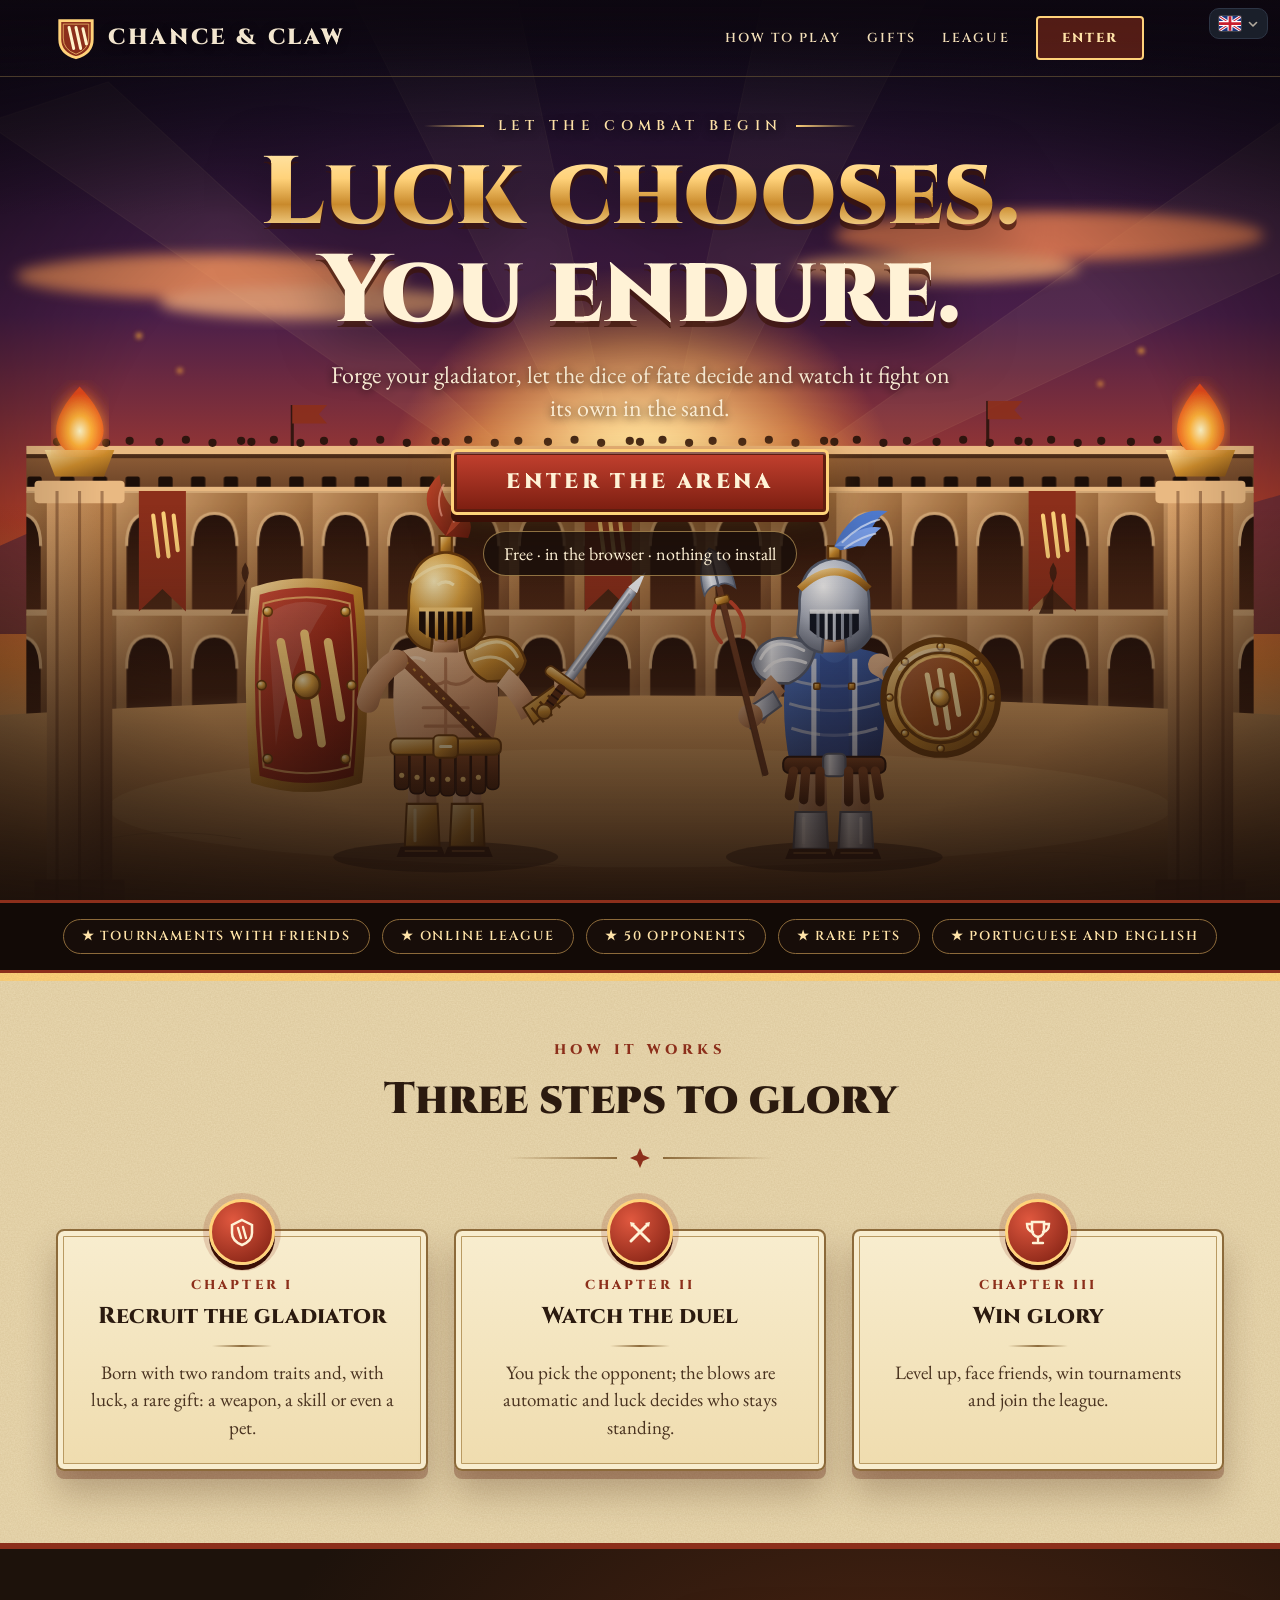
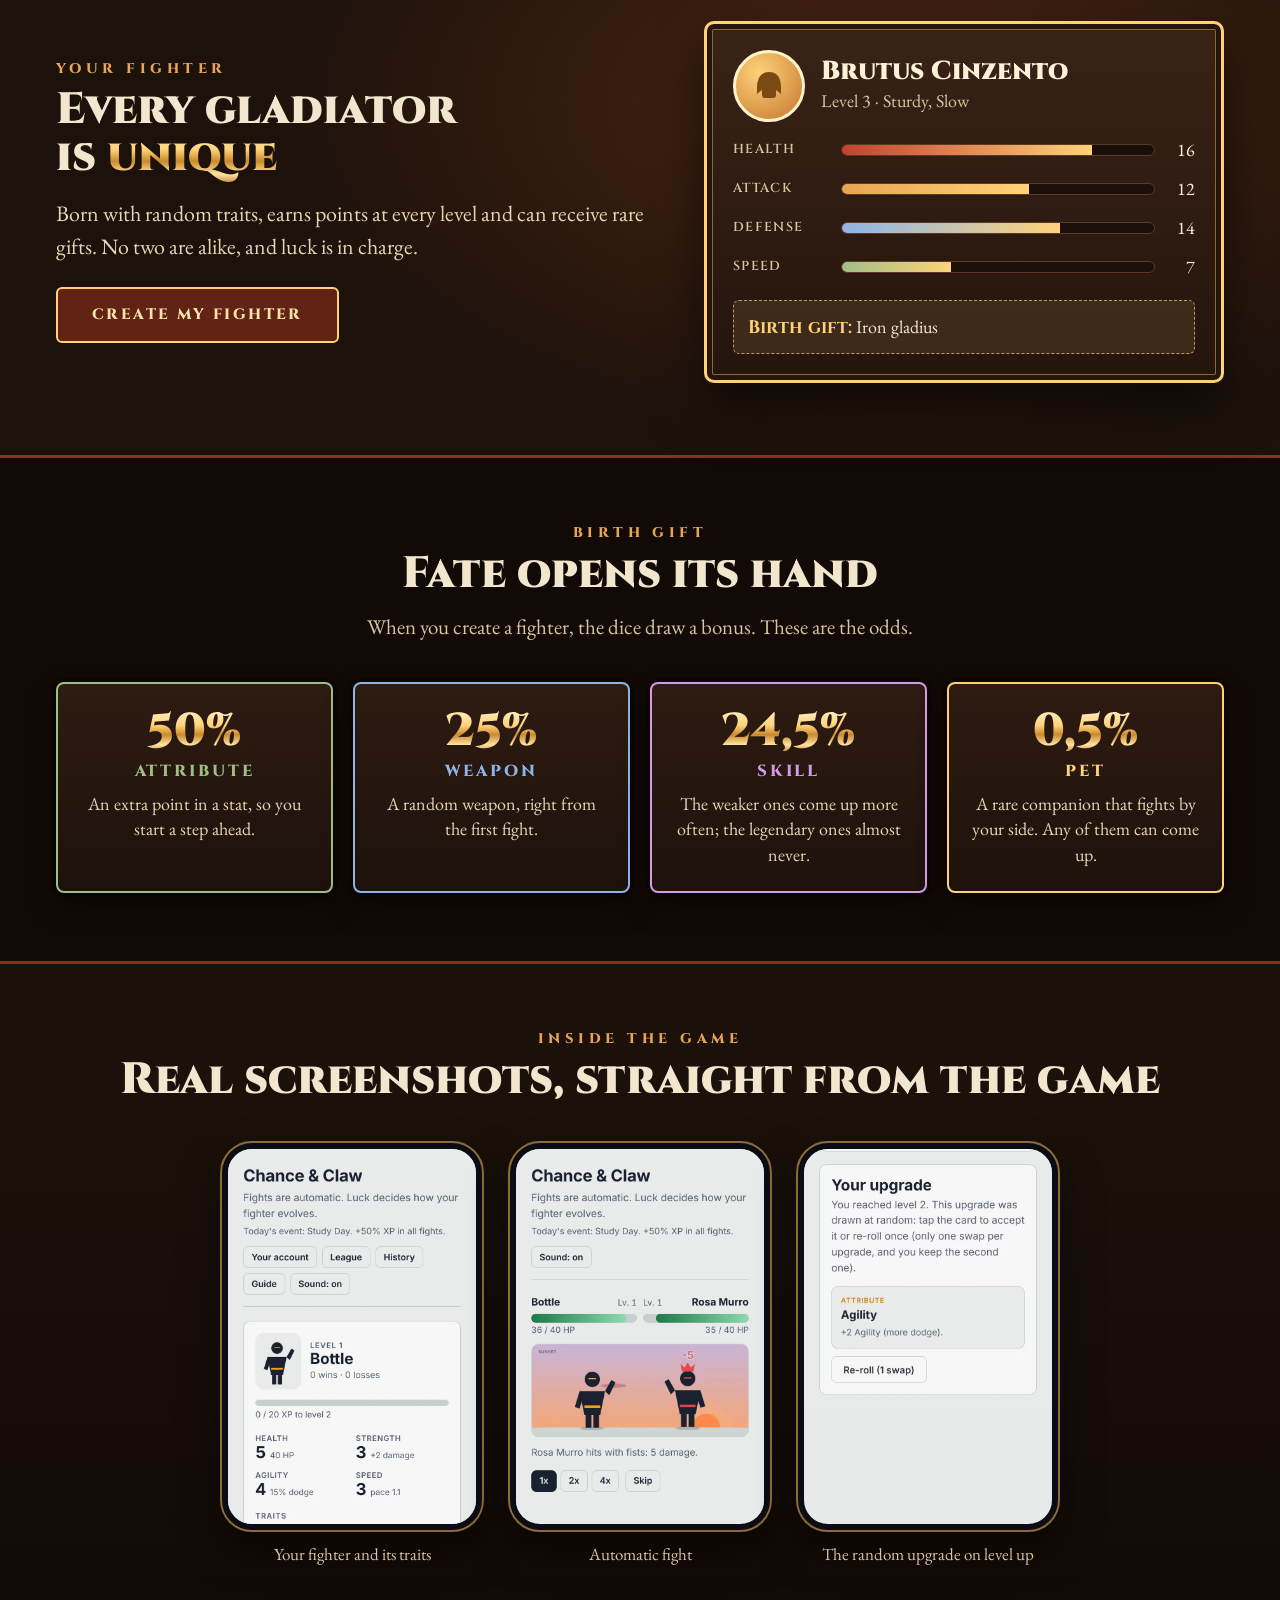
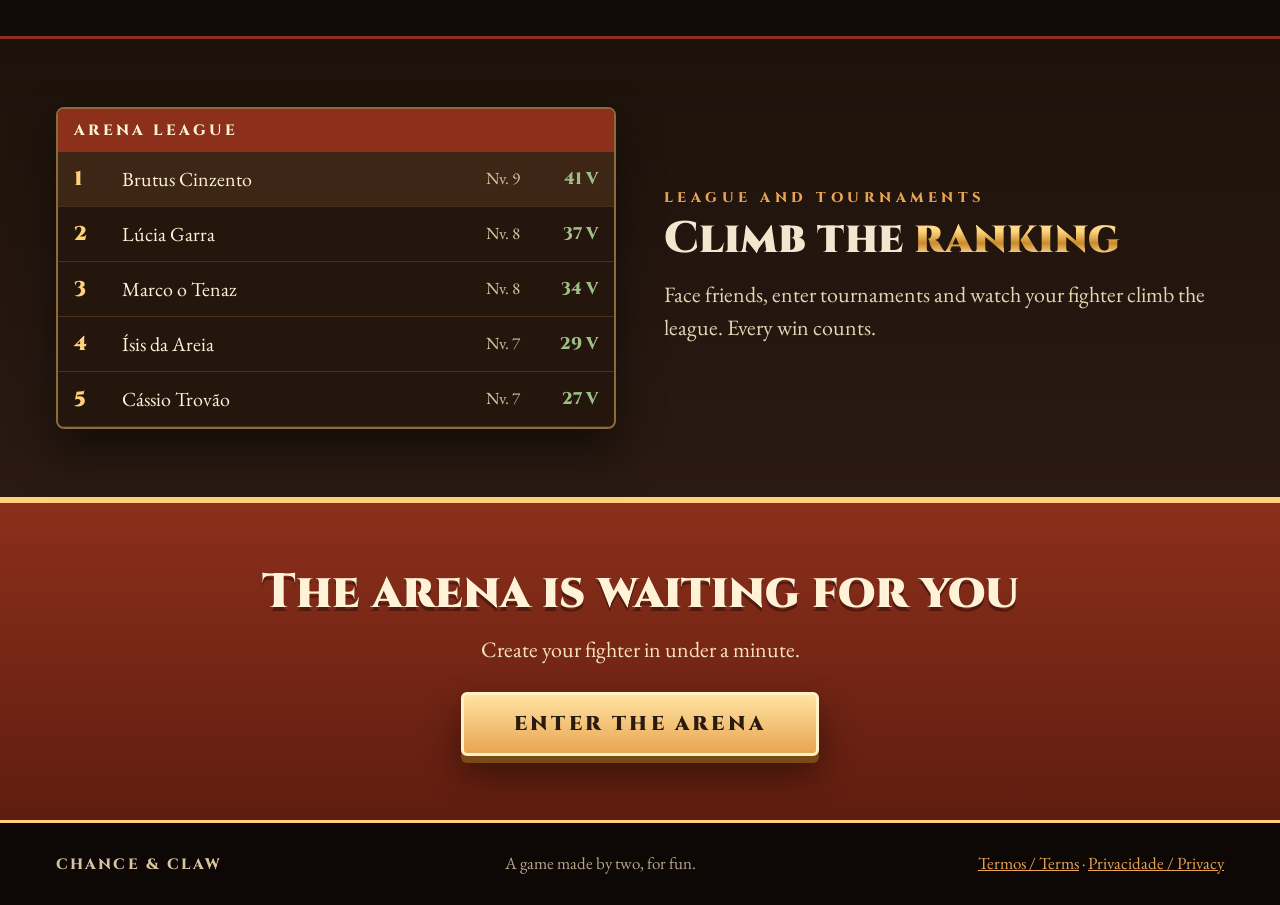
<file: index.html>
<!doctype html><html lang="pt-PT"><head><meta charset="utf-8"><meta name="viewport" content="width=device-width,initial-scale=1,viewport-fit=cover"><meta name="theme-color" content="#11141b"><link rel="icon" href="data:image/svg+xml,%3Csvg xmlns='http://www.w3.org/2000/svg' viewBox='0 0 32 32'%3E%3Crect width='32' height='32' rx='7' fill='%2312161f'/%3E%3Cg fill='none' stroke='%23f5a524' stroke-width='3.4' stroke-linecap='round'%3E%3Cpath d='M9 6l8 21'/%3E%3Cpath d='M16 6l8 21' opacity='.7'/%3E%3C/g%3E%3C/svg%3E"><style>:root{color-scheme:light;padding-top:env(safe-area-inset-top,0px);padding-bottom:env(safe-area-inset-bottom,0px)}body{margin:0;font:14px system-ui,sans-serif}img{max-width:100%}[hidden]{display:none!important}</style><title>Chance & Claw</title>
<meta name="description" content="Cria um lutador, deixa a sorte decidir como evolui e vê-o combater sozinho.">
<link rel="stylesheet" href="/fonts/fonts.css">
<style>
:root{--ink:#f3e6cf;--gold:#ffd27a;--gold2:#e8a553;--red:#8c2f1b;--dark:#1a0f0a;--parch:#e9d8b0;color-scheme:dark}
*{box-sizing:border-box}
body{margin:0;background:var(--dark);color:var(--ink);font:18px/1.5 "EB Garamond",Georgia,serif;-webkit-text-size-adjust:100%;overflow-x:hidden}
a{color:var(--gold2)}
.cz{font-family:Cinzel,Georgia,serif}
.foil{background:linear-gradient(180deg,#fff2c9 0%,#ffd27a 38%,#c98a2c 58%,#ffe3a1 80%,#b8741c 100%);-webkit-background-clip:text;background-clip:text;color:transparent;-webkit-text-fill-color:transparent}
.in{max-width:1200px;margin:0 auto;padding-left:max(16px,env(safe-area-inset-left,0px));padding-right:max(16px,env(safe-area-inset-right,0px))}
h1,h2,h3{font-family:Cinzel,Georgia,serif;margin:0;text-wrap:balance}
.eyebrow{font:800 14px/1 Cinzel,serif;letter-spacing:.32em;text-transform:uppercase;color:var(--gold2)}
.hero{position:relative;min-height:900px;overflow:hidden;background:#1b1230}
.scene{position:absolute;inset:0;width:100%;height:100%}
.shade{position:absolute;inset:0;background:linear-gradient(180deg,rgba(13,7,16,.85) 0%,rgba(13,7,16,0) 24%,rgba(13,7,16,0) 56%,rgba(26,15,10,.9) 100%)}
.nav{position:relative;background:linear-gradient(180deg,rgba(13,7,16,.75),rgba(13,7,16,0));border-bottom:1px solid rgba(255,210,122,.25)}
.nav .in{display:flex;align-items:center;justify-content:space-between;gap:16px;flex-wrap:wrap;padding-block:16px;padding-right:96px}
.logo{display:flex;align-items:center;gap:12px;font:900 22px/1 Cinzel,serif;letter-spacing:.12em;text-transform:uppercase;text-shadow:0 2px 8px rgba(0,0,0,.6);color:var(--ink);text-decoration:none}
.nav .l{display:flex;align-items:center;gap:26px;flex-wrap:wrap}
.nav a.t{color:#f3dfb8;text-decoration:none;font:600 13px/1 Cinzel,serif;letter-spacing:.16em;text-transform:uppercase}
.nav a.t:hover{color:var(--gold)}
.btn2{display:inline-flex;align-items:center;min-height:44px;padding:0 24px;border:2px solid var(--gold);background:rgba(140,47,27,.55);color:#ffe3a8;text-decoration:none;font:800 13px/1 Cinzel,serif;letter-spacing:.16em;text-transform:uppercase;border-radius:4px}
.btn2:hover{background:rgba(140,47,27,.85);color:#fff2d6}
.btn2:focus-visible,.cta a:focus-visible,.cta2:focus-visible{outline:3px solid #fff;outline-offset:3px}
.hc{position:relative;max-width:1000px;margin:0 auto;padding:30px max(16px,env(safe-area-inset-left,0px)) 40px;text-align:center}
.hc .eyebrow{display:inline-flex;align-items:center;gap:14px;font-weight:600;letter-spacing:.38em;color:#ffe3a8;text-shadow:0 2px 8px rgba(0,0,0,.7)}
.hc .eyebrow:before,.hc .eyebrow:after{content:"";width:60px;height:2px;background:linear-gradient(90deg,transparent,var(--gold))}
.hc .eyebrow:after{transform:scaleX(-1)}
.hc h1{margin-top:12px;font-weight:900;font-size:clamp(44px,8.4vw,96px);line-height:1.02;filter:drop-shadow(0 6px 0 rgba(60,20,8,.7)) drop-shadow(0 12px 28px rgba(0,0,0,.6))}
.hc h1 span.w{display:block;color:#fff2d6}
.hc p.lead{margin:16px auto 0;max-width:620px;font-size:clamp(19px,2.6vw,24px);line-height:1.4;color:#fbeed6;text-shadow:0 2px 10px rgba(0,0,0,.85)}
.cta{margin-top:24px;display:flex;flex-direction:column;align-items:center;gap:16px}
.cta a{display:inline-flex;align-items:center;min-height:66px;padding:0 clamp(28px,6vw,52px);background:linear-gradient(180deg,#c4412f 0%,#7a1d10 100%);color:#fff2d6;border-radius:6px;border:3px solid var(--gold);font:900 clamp(17px,3vw,21px)/1 Cinzel,serif;letter-spacing:.16em;text-transform:uppercase;text-decoration:none;box-shadow:inset 0 2px 0 rgba(255,255,255,.3),inset 0 0 0 3px #5f1d0f,0 7px 0 #3b0f06,0 0 40px rgba(255,160,60,.35),0 18px 36px rgba(0,0,0,.55);transition:transform .12s,box-shadow .12s}
.cta a:hover{transform:translateY(2px);box-shadow:inset 0 2px 0 rgba(255,255,255,.3),inset 0 0 0 3px #5f1d0f,0 5px 0 #3b0f06,0 0 50px rgba(255,160,60,.5),0 14px 30px rgba(0,0,0,.55)}
.pill1{display:inline-block;padding:8px 20px;border-radius:999px;background:rgba(26,15,10,.82);border:1px solid rgba(255,210,122,.5);font-size:18px;color:#fff2d6}
.strip{background:#120a06;border-block:3px solid var(--red)}
.strip .in{display:flex;flex-wrap:wrap;gap:12px;justify-content:center;padding-block:16px}
.strip span{display:inline-flex;padding:10px 18px;background:rgba(26,15,10,.7);border:1px solid #8c6a3a;border-radius:999px;font:600 13px/1 Cinzel,serif;letter-spacing:.14em;text-transform:uppercase;color:#ffe3a8}
.parch{position:relative;background:var(--parch);color:#2b1a0f;box-shadow:inset 0 8px 0 var(--gold)}
.parch>svg{position:absolute;inset:0;width:100%;height:100%;pointer-events:none}
.parch .in{position:relative;padding-block:70px 72px}
.parch .eyebrow{color:var(--red)}
.hd{text-align:center}
.hd h2{margin-top:10px;font-weight:900;font-size:clamp(30px,5vw,44px)}
.orn{display:flex;justify-content:center;align-items:center;gap:12px;margin-top:14px}
.orn i{width:110px;height:2px;background:linear-gradient(90deg,transparent,#8c6a3a)}
.orn i+svg+i{transform:scaleX(-1)}
.cards{display:flex;flex-wrap:wrap;gap:34px 26px;margin-top:60px}
.card{position:relative;flex:1 1 280px;min-width:0;background:linear-gradient(180deg,#f8edcf,#efdcae);border:2px solid #8c6a3a;border-radius:8px;padding:48px 26px 28px;box-shadow:inset 0 0 0 5px #f8edcf,inset 0 0 0 6px #b99a62,0 8px 0 rgba(95,29,15,.3),0 22px 34px rgba(60,30,10,.28);text-align:center}
.card .seal{position:absolute;left:50%;top:-32px;transform:translateX(-50%);width:66px;height:66px;border-radius:50%;background:radial-gradient(circle at 35% 30%,#e0583f,#7a1d10);border:3px solid var(--gold);display:flex;align-items:center;justify-content:center;box-shadow:0 5px 0 #3b0f06,0 0 0 6px rgba(140,47,27,.18)}
.card .n{font:800 13px/1 Cinzel,serif;letter-spacing:.24em;color:var(--red)}
.card h3{margin:8px 0 10px;font-weight:800;font-size:23px}
.card hr{border:0;margin:0 auto 12px;width:60px;height:2px;background:linear-gradient(90deg,transparent,#8c6a3a,transparent)}
.card p{margin:0;font-size:19px;line-height:1.45;color:#4a3320}
.fighter{background:radial-gradient(900px 500px at 70% 30%,#4a2412 0%,#1d120b 70%);border-top:6px solid var(--red)}
.fighter .in{padding-block:72px;display:flex;flex-wrap:wrap;gap:48px;align-items:center}
.fighter .tx{flex:1 1 360px;min-width:0}
.fighter h2,.sec h2,.liga h2{margin-top:10px;font-weight:900;font-size:clamp(30px,5vw,44px);line-height:1.08}
.fighter p,.liga p{margin:16px 0 0;font-size:22px;line-height:1.5;color:#e6d4b4}
.cta2{display:inline-flex;align-items:center;min-height:56px;margin-top:24px;padding:0 34px;border:2px solid var(--gold);border-radius:6px;background:rgba(140,47,27,.6);color:#ffe3a8;text-decoration:none;font:800 15px/1 Cinzel,serif;letter-spacing:.16em;text-transform:uppercase}
.cta2:hover{background:rgba(140,47,27,.9);color:#fff2d6}
.sheet{flex:1 1 380px;min-width:0;max-width:520px;margin:0 auto;background:linear-gradient(180deg,#3a2216,#24150d);border:3px solid var(--gold);border-radius:10px;padding:26px;box-shadow:inset 0 0 0 5px #24150d,inset 0 0 0 6px #8c6a3a,0 26px 50px rgba(0,0,0,.6)}
.sheet .hd2{display:flex;align-items:center;gap:16px}
.av{width:72px;height:72px;flex:none;border-radius:50%;background:radial-gradient(circle at 35% 30%,#ffd27a,#c4762d);border:3px solid #fff2c9;display:flex;align-items:center;justify-content:center}
.sheet .nm{font:900 26px/1.1 Cinzel,serif;color:#fff2d6}
.sheet .sub{font-size:18px;color:#d9c3a0}
.bar{display:flex;align-items:center;gap:12px;margin-top:12px}
.bar b{width:96px;font:600 13px/1 Cinzel,serif;letter-spacing:.1em;text-transform:uppercase;color:#d9c3a0}
.bar .tr{flex:1;height:12px;border-radius:6px;background:#1a0f0a;border:1px solid #5a3a22;overflow:hidden}
.bar .tr i{display:block;height:100%}
.bar em{width:28px;text-align:right;font-style:normal;font-size:18px;color:#fff2d6}
.gift{margin-top:20px;padding:12px 14px;background:rgba(255,210,122,.1);border:1px dashed #b99a62;border-radius:6px;font-size:18px;color:#f3e6cf}
.gift strong{font-family:Cinzel,serif;color:var(--gold)}
.sec{background:#120a06;border-top:3px solid var(--red)}
.sec .in{padding-block:68px}
.sec .hd p{margin:14px auto 0;max-width:640px;font-size:21px;line-height:1.45;color:#d9c3a0}
.tiers{display:flex;flex-wrap:wrap;gap:20px;margin-top:40px}
.tier{flex:1 1 230px;min-width:0;background:linear-gradient(180deg,#2e1b12,#1d120b);border:2px solid var(--c);border-radius:8px;padding:24px 22px;text-align:center;box-shadow:0 0 0 4px rgba(0,0,0,.25),0 14px 28px rgba(0,0,0,.4)}
.tier .p{font:900 46px/1 Cinzel,serif}
.tier .k{margin-top:8px;font:800 16px/1.2 Cinzel,serif;letter-spacing:.18em;text-transform:uppercase;color:var(--c)}
.tier p{margin:10px 0 0;font-size:18px;line-height:1.4;color:#e6d4b4}
.shots{display:flex;flex-wrap:wrap;gap:28px;justify-content:center;margin-top:40px}
.shot{width:min(100%,260px);margin:0}
.phone{border:6px solid #0a0d13;outline:2px solid #8c6a3a;border-radius:30px;overflow:hidden;background:#e8eaea;aspect-ratio:780/1160;box-shadow:0 20px 40px rgba(0,0,0,.5)}
.phone img{display:block;width:100%;height:auto}
.shot figcaption{margin-top:12px;color:#d9c3a0;font-size:17px;text-align:center}
.liga{background:linear-gradient(180deg,#1d120b,#2a1a12);border-top:3px solid var(--red)}
.liga .in{padding-block:68px;display:flex;flex-wrap:wrap;gap:48px;align-items:center}
.liga .tx{flex:1 1 360px;min-width:0}
.board{flex:1 1 380px;min-width:0;max-width:560px;margin:0 auto;background:#24150d;border:2px solid #8c6a3a;border-radius:8px;overflow:hidden;box-shadow:0 22px 44px rgba(0,0,0,.5)}
.board h3{padding:14px 16px;background:var(--red);font:800 15px/1 Cinzel,serif;letter-spacing:.2em;text-transform:uppercase;color:#fff2d6}
.row{display:flex;align-items:center;gap:14px;padding:12px 16px;border-bottom:1px solid #4a2e1c}
.row.me{background:rgba(232,165,83,.12)}
.row .r{width:34px;font:900 20px/1 Cinzel,serif;color:var(--gold)}
.row .nm{flex:1;min-width:0;font-size:20px;color:#fff2d6;overflow-wrap:anywhere}
.row .lv{font-size:17px;color:#d9c3a0}
.row .v{width:64px;text-align:right;font:800 17px/1 Cinzel,serif;color:#9fbf86}
.final{background:linear-gradient(180deg,#8c2f1b,#5f1d0f);border-top:6px solid var(--gold);text-align:center}
.final .in{max-width:900px;padding-block:64px}
.final h2{font-weight:900;font-size:clamp(32px,6vw,48px);line-height:1.1;color:#fff2d6;text-shadow:0 4px 0 rgba(0,0,0,.35)}
.final p{margin:14px auto 0;font-size:22px;color:#f6e3c0}
.final a{display:inline-flex;align-items:center;min-height:64px;margin-top:26px;padding:0 clamp(28px,6vw,50px);background:linear-gradient(180deg,#ffe3a1,#e8a553);color:#2b1a0f;border-radius:6px;border:3px solid #fff2c9;font:900 clamp(17px,3vw,20px)/1 Cinzel,serif;letter-spacing:.16em;text-transform:uppercase;text-decoration:none;box-shadow:0 7px 0 #7a4a14,0 18px 36px rgba(0,0,0,.45)}
.final a:focus-visible{outline:3px solid #fff;outline-offset:3px}
footer{background:#0d0706;border-top:3px solid var(--gold);color:#b9a68a;font-size:17px}
footer .in{padding-block:28px;display:flex;flex-wrap:wrap;gap:16px;justify-content:space-between;align-items:center}
footer b{font:800 15px/1 Cinzel,serif;letter-spacing:.14em;text-transform:uppercase;color:#d9c3a0}
@media(max-width:700px){.nav .in{padding-right:max(16px,env(safe-area-inset-right,0px));padding-top:52px}.nav .l{gap:16px}.hero{min-height:0;display:flex;flex-direction:column;background:linear-gradient(180deg,#0d0710,#2a1636)}.nav{order:1}.hc{order:2}.scene{position:relative;order:3;height:380px;inset:auto}.shade{display:none}.cta{align-items:stretch}.cta a{justify-content:center}.hc{padding-bottom:28px}}
@media (prefers-reduced-motion:reduce){.cta a{transition:none}.scene animate{display:none}}
</style></head><body>
<header class="hero"><svg class="scene" viewBox="0 0 1280 880" role="img" aria-label="Coliseu ao pôr do sol com dois gladiadores na areia" preserveAspectRatio="xMidYMid slice">
      <defs>
        <linearGradient id="jsky" x1="0" y1="0" x2="0" y2="1"><stop offset="0" stop-color="#15102b"/><stop offset=".35" stop-color="#4a1f4a"/><stop offset=".58" stop-color="#b6402a"/><stop offset=".74" stop-color="#f08a3a"/><stop offset=".86" stop-color="#ffcf86"/></linearGradient>
        <radialGradient id="jsun" cx=".5" cy=".5" r=".5"><stop offset="0" stop-color="#fffbe8"/><stop offset=".35" stop-color="#ffe3a0"/><stop offset=".7" stop-color="#ffb255" stop-opacity=".55"/><stop offset="1" stop-color="#ff8a3a" stop-opacity="0"/></radialGradient>
        <linearGradient id="jstone" x1="0" y1="0" x2="1" y2="1"><stop offset="0" stop-color="#d9a36c"/><stop offset=".5" stop-color="#b17a47"/><stop offset="1" stop-color="#7a4a2a"/></linearGradient>
        <linearGradient id="jstoneDark" x1="0" y1="0" x2="0" y2="1"><stop offset="0" stop-color="#8a5a35"/><stop offset="1" stop-color="#4a2a17"/></linearGradient>
        <linearGradient id="jarchIn" x1="0" y1="0" x2="0" y2="1"><stop offset="0" stop-color="#2a140c"/><stop offset="1" stop-color="#5a2e18"/></linearGradient>
        <linearGradient id="jsand" x1="0" y1="0" x2="0" y2="1"><stop offset="0" stop-color="#e2a867"/><stop offset=".6" stop-color="#c88a4c"/><stop offset="1" stop-color="#8a5a2c"/></linearGradient>
        <radialGradient id="jflame" cx=".5" cy=".7" r=".6"><stop offset="0" stop-color="#fff6c8"/><stop offset=".4" stop-color="#ffb23a"/><stop offset="1" stop-color="#e5481a"/></radialGradient>
        <radialGradient id="jvig" cx=".5" cy=".55" r=".75"><stop offset=".55" stop-color="#000" stop-opacity="0"/><stop offset="1" stop-color="#000" stop-opacity=".7"/></radialGradient>
        <linearGradient id="jsteel" x1="0" y1="0" x2="1" y2="0"><stop offset="0" stop-color="#8e97a6"/><stop offset=".45" stop-color="#f1f4f9"/><stop offset="1" stop-color="#9aa3b2"/></linearGradient>
        <linearGradient id="jbronze" x1="0" y1="0" x2="1" y2="1"><stop offset="0" stop-color="#ffe0a0"/><stop offset=".5" stop-color="#c98a2c"/><stop offset="1" stop-color="#7a4a14"/></linearGradient>
        <linearGradient id="jredcloth" x1="0" y1="0" x2="1" y2="1"><stop offset="0" stop-color="#c2442b"/><stop offset="1" stop-color="#6d1a0f"/></linearGradient>
        <linearGradient id="jbluecloth" x1="0" y1="0" x2="1" y2="1"><stop offset="0" stop-color="#4f7bd0"/><stop offset="1" stop-color="#1c2f66"/></linearGradient>
        <filter id="jblur6"><feGaussianBlur stdDeviation="6"/></filter>
        <filter id="jblur2"><feGaussianBlur stdDeviation="2"/></filter>
        <filter id="jglow"><feGaussianBlur stdDeviation="8" result="b"/><feMerge><feMergeNode in="b"/><feMergeNode in="SourceGraphic"/></feMerge></filter>
        <filter id="jgrain"><feTurbulence type="fractalNoise" baseFrequency=".9" numOctaves="2" seed="3"/><feColorMatrix values="0 0 0 0 .25  0 0 0 0 .14  0 0 0 0 .06  0 0 0 .55 0"/></filter>
        <pattern id="jarches" width="64" height="120" patternUnits="userSpaceOnUse"><rect width="64" height="120" fill="url(#jstone)"/><path d="M10 120 V54 Q10 22 32 22 Q54 22 54 54 V120Z" fill="url(#jarchIn)"/><path d="M10 54 Q10 22 32 22 Q54 22 54 54" fill="none" stroke="#e9b982" stroke-width="3"/><rect x="0" y="116" width="64" height="4" fill="#7a4a2a"/></pattern>
        <pattern id="jwindows" width="32" height="64" patternUnits="userSpaceOnUse"><rect width="32" height="64" fill="url(#jstoneDark)"/><rect x="9" y="18" width="14" height="28" rx="2" fill="#1c0e08"/></pattern>
      <linearGradient id="jskinA" x1="0" y1="0" x2="1" y2="1"><stop offset="0" stop-color="#f0c9a0"/><stop offset=".55" stop-color="#d89e72"/><stop offset="1" stop-color="#a86a45"/></linearGradient>
<linearGradient id="jskinB" x1="0" y1="0" x2="1" y2="1"><stop offset="0" stop-color="#e2b48c"/><stop offset=".55" stop-color="#bf8559"/><stop offset="1" stop-color="#8a5636"/></linearGradient>
<linearGradient id="jleather" x1="0" y1="0" x2="0" y2="1"><stop offset="0" stop-color="#8a4a26"/><stop offset="1" stop-color="#4a2410"/></linearGradient>
<linearGradient id="jshieldR" x1="0" y1="0" x2="1" y2="1"><stop offset="0" stop-color="#d4503a"/><stop offset=".5" stop-color="#a02c1a"/><stop offset="1" stop-color="#5c120a"/></linearGradient>
<linearGradient id="jmetal" x1="0" y1="0" x2="1" y2="0"><stop offset="0" stop-color="#7c8596"/><stop offset=".3" stop-color="#eef1f6"/><stop offset=".6" stop-color="#b5bccb"/><stop offset="1" stop-color="#6c7586"/></linearGradient>
<radialGradient id="jdome" cx=".35" cy=".3" r=".8"><stop offset="0" stop-color="#fff0bd"/><stop offset=".45" stop-color="#e0a540"/><stop offset="1" stop-color="#7a4a14"/></radialGradient>
<radialGradient id="jdomeS" cx=".35" cy=".3" r=".8"><stop offset="0" stop-color="#ffffff"/><stop offset=".5" stop-color="#b9c0cf"/><stop offset="1" stop-color="#586174"/></radialGradient></defs>

      <rect width="1280" height="880" fill="url(#jsky)"/>
      <g opacity=".9">
        <g stroke="#ffe0a0" stroke-opacity=".07"><path d="M640 560 L0 120 L120 80Z" fill="#ffe0a0" fill-opacity=".07"/><path d="M640 560 L360 0 L520 0Z" fill="#ffe0a0" fill-opacity=".06"/><path d="M640 560 L760 0 L920 0Z" fill="#ffe0a0" fill-opacity=".06"/><path d="M640 560 L1280 110 L1280 260Z" fill="#ffe0a0" fill-opacity=".07"/></g>
      </g>
      <circle cx="640" cy="520" r="260" fill="url(#jsun)"/>
      <circle cx="640" cy="520" r="74" fill="#fff4d0"/>
      <g filter="url(#jblur6)" opacity=".75"><ellipse cx="220" cy="270" rx="190" ry="22" fill="#ff9a5c"/><ellipse cx="320" cy="296" rx="150" ry="16" fill="#ffb57a"/><ellipse cx="1040" cy="230" rx="210" ry="24" fill="#ff8c55"/><ellipse cx="930" cy="262" rx="140" ry="14" fill="#ffb070"/></g>
      <path d="M0 540 L90 500 L170 530 L280 470 L380 520 L470 490 L560 540 L700 520 L820 480 L930 530 L1040 490 L1140 520 L1280 480 V620 H0Z" fill="#6b2d3a" opacity=".8"/>

      <!-- coliseu -->
      <g>
        <rect x="40" y="440" width="1200" height="40" fill="url(#jwindows)"/>
        <rect x="40" y="436" width="1200" height="8" fill="#e9b982"/>
        <rect x="40" y="480" width="1200" height="120" fill="url(#jarches)"/>
        <rect x="40" y="476" width="1200" height="6" fill="#e9b982"/>
        <rect x="40" y="600" width="1200" height="120" fill="url(#jarches)"/>
        <rect x="40" y="596" width="1200" height="6" fill="#e9b982"/>
        <rect x="40" y="480" width="1200" height="240" fill="#000" opacity=".1"/>
        <rect x="0" y="440" width="1280" height="280" fill="url(#jgrain)" opacity=".5"/>
        <g fill="#2a140c" opacity=".95"><g id="jcrowd"><circle cx="70" cy="432" r="4"/><circle cx="92" cy="430" r="4"/><circle cx="118" cy="433" r="4"/><circle cx="141" cy="431" r="4"/><circle cx="170" cy="432" r="4"/><circle cx="196" cy="430" r="4"/><circle cx="222" cy="433" r="4"/><circle cx="250" cy="431" r="4"/></g><use href="#jcrowd" x="190"/><use href="#jcrowd" x="380"/><use href="#jcrowd" x="570"/><use href="#jcrowd" x="760"/><use href="#jcrowd" x="950"/></g>
        <g fill="#8c2f1b"><path d="M150 480 h46 v118 l-23 -22 l-23 22Z"/><path d="M586 480 h46 v118 l-23 -22 l-23 22Z"/><path d="M1020 480 h46 v118 l-23 -22 l-23 22Z"/></g>
        <g stroke="#ffd27a" stroke-width="4" stroke-linecap="round"><path d="M164 504 l5 40 M174 502 l5 42 M184 504 l4 34"/><path d="M600 504 l5 40 M610 502 l5 42 M620 504 l4 34"/><path d="M1034 504 l5 40 M1044 502 l5 42 M1054 504 l4 34"/></g>
      </g>

      <g opacity=".9"><path d="M300 436 V396" stroke="#2a140c" stroke-width="3"/><path d="M300 396 h34 l-8 9 l8 9 h-34Z" fill="#8c2f1b"/><path d="M980 436 V392" stroke="#2a140c" stroke-width="3"/><path d="M980 392 h34 l-8 9 l8 9 h-34Z" fill="#8c2f1b"/></g><g fill="#3a1d10" opacity=".85"><path d="M240 600 h14 v-30 q7 -10 0 -20 q-7 10 0 20Z"/><path d="M1030 600 h14 v-30 q7 -10 0 -20 q-7 10 0 20Z"/></g><ellipse cx="640" cy="720" rx="640" ry="40" fill="#ffd9a0" opacity=".18" filter="url(#jblur6)"/><!-- areia -->
      <path d="M0 700 Q640 660 1280 700 V880 H0Z" fill="url(#jsand)"/>
      <rect x="0" y="690" width="1280" height="190" fill="url(#jgrain)" opacity=".6"/>
      <ellipse cx="640" cy="790" rx="520" ry="58" fill="#f6c27c" opacity=".35"/>
      <g stroke="#9a6a38" stroke-opacity=".5" fill="none"><path d="M120 820 q60 -12 130 0"/><path d="M980 840 q70 -14 150 2"/><path d="M420 850 q90 -12 180 0"/></g>

      <!-- colunas e braseiros -->
      <g>
        <rect x="60" y="480" width="64" height="400" fill="url(#jstone)"/><rect x="48" y="470" width="88" height="22" rx="4" fill="#e9b982"/><rect x="48" y="860" width="88" height="20" fill="#7a4a2a"/>
        <path d="M70 480 V880 M92 480 V880 M114 480 V880" stroke="#5a301a" stroke-opacity=".45" stroke-width="3"/>
        <rect x="1156" y="480" width="64" height="400" fill="url(#jstone)"/><rect x="1144" y="470" width="88" height="22" rx="4" fill="#e9b982"/><rect x="1144" y="860" width="88" height="20" fill="#7a4a2a"/>
        <path d="M1166 480 V880 M1188 480 V880 M1210 480 V880" stroke="#5a301a" stroke-opacity=".45" stroke-width="3"/>
        <g transform="translate(92 440)"><path d="M-34 0 H34 L24 26 H-24Z" fill="url(#jbronze)"/><g filter="url(#jglow)"><path d="M0 -62 C26 -34 30 -14 14 0 H-14 C-30 -14 -24 -36 0 -62Z" fill="url(#jflame)"><animate attributeName="d" dur="1.6s" repeatCount="indefinite" values="M0 -62 C26 -34 30 -14 14 0 H-14 C-30 -14 -24 -36 0 -62Z;M2 -70 C28 -38 28 -12 14 0 H-14 C-32 -16 -22 -40 2 -70Z;M0 -62 C26 -34 30 -14 14 0 H-14 C-30 -14 -24 -36 0 -62Z"/></path></g></g>
        <g transform="translate(1188 440)"><path d="M-34 0 H34 L24 26 H-24Z" fill="url(#jbronze)"/><g filter="url(#jglow)"><path d="M0 -62 C26 -34 30 -14 14 0 H-14 C-30 -14 -24 -36 0 -62Z" fill="url(#jflame)"><animate attributeName="d" dur="1.9s" repeatCount="indefinite" values="M0 -62 C26 -34 30 -14 14 0 H-14 C-30 -14 -24 -36 0 -62Z;M-2 -72 C26 -36 30 -12 14 0 H-14 C-28 -16 -26 -40 -2 -72Z;M0 -62 C26 -34 30 -14 14 0 H-14 C-30 -14 -24 -36 0 -62Z"/></path></g></g>
      </g>

      <g transform="translate(450 600)">
<ellipse cx="0" cy="238" rx="110" ry="15" fill="#2a140c" opacity=".5"/>
<!-- pernas -->
<path d="M-36 148 L-10 148 L-8 226 L-38 226Z" fill="url(#jskinB)"/><path d="M8 148 L34 148 L36 226 L6 226Z" fill="url(#jskinA)"/>
<path d="M-30 156 q5 24 2 40 M18 156 q4 24 3 40" stroke="#8a5636" stroke-opacity=".5" stroke-width="3" fill="none" stroke-linecap="round"/>
<path d="M-38 186 L-8 186 L-6 228 L-40 228Z" fill="url(#jbronze)" stroke="#6a3c0e" stroke-width="2"/><path d="M6 186 L36 186 L38 228 L4 228Z" fill="url(#jbronze)" stroke="#6a3c0e" stroke-width="2"/>
<path d="M-30 192 V222 M26 192 V222" stroke="#fff0bd" stroke-width="3" stroke-opacity=".7" stroke-linecap="round"/>
<path d="M-44 228 h40 l4 10 h-48Z M2 228 h40 l4 10 h-48Z" fill="#3a1d10"/><path d="M-40 232 h32 M6 232 h32" stroke="#8a5a30" stroke-width="2"/>
<!-- tronco -->
<path d="M-48 38 Q-56 96 -44 132 H44 Q56 96 48 38 Q0 22 -48 38Z" fill="url(#jskinA)"/>
<path d="M0 44 V128 M-26 62 Q-12 74 0 66 Q12 74 26 62 M-22 92 H22 M-20 110 H20" stroke="#a86a45" stroke-width="3" fill="none" stroke-linecap="round" opacity=".75"/>
<path d="M-40 46 Q-30 40 -20 46" stroke="#fff0d6" stroke-opacity=".5" stroke-width="3" fill="none"/>
<path d="M-46 40 L44 128" stroke="url(#jleather)" stroke-width="11"/><path d="M-46 40 L44 128" stroke="#e0a540" stroke-width="2" stroke-dasharray="3 7" opacity=".8"/>
<!-- pteruges -->
<g fill="url(#jleather)" stroke="#2a140c" stroke-width="1.5"><rect x="-50" y="132" width="14" height="40" rx="5"/><rect x="-35" y="132" width="14" height="44" rx="5"/><rect x="-20" y="132" width="14" height="46" rx="5"/><rect x="-5" y="132" width="14" height="46" rx="5"/><rect x="10" y="132" width="14" height="46" rx="5"/><rect x="25" y="132" width="14" height="44" rx="5"/><rect x="40" y="132" width="12" height="40" rx="5"/></g>
<g fill="#ffd27a"><circle cx="-43" cy="158" r="2.5"/><circle cx="-28" cy="160" r="2.5"/><circle cx="-13" cy="162" r="2.5"/><circle cx="2" cy="162" r="2.5"/><circle cx="17" cy="162" r="2.5"/><circle cx="32" cy="160" r="2.5"/></g>
<rect x="-54" y="122" width="108" height="16" rx="6" fill="url(#jbronze)" stroke="#6a3c0e" stroke-width="2"/><rect x="-12" y="119" width="24" height="22" rx="5" fill="url(#jbronze)" stroke="#6a3c0e" stroke-width="2"/><path d="M-5 130 h10" stroke="#fff0bd" stroke-width="3" stroke-linecap="round"/>
<!-- ombreira -->
<path d="M18 32 Q66 8 78 46 Q74 68 40 66 Q20 56 18 32Z" fill="url(#jbronze)" stroke="#6a3c0e" stroke-width="2.5"/><path d="M30 34 Q58 18 70 42 M28 46 Q52 36 66 54" stroke="#fff0bd" stroke-opacity=".7" stroke-width="3" fill="none" stroke-linecap="round"/>
<!-- braço da espada -->
<path d="M62 54 Q84 72 90 96 L74 104 Q66 84 50 70Z" fill="url(#jskinA)"/>
<g><path d="M76 92 L112 66 L120 80 L86 108Z" fill="url(#jbronze)" stroke="#6a3c0e" stroke-width="2"/><path d="M84 92 L96 106 M92 86 L104 100 M100 80 L112 92" stroke="#6a3c0e" stroke-width="2.5"/></g>
<circle cx="118" cy="68" r="12" fill="url(#jskinA)"/>
<!-- espada -->
<g transform="translate(118 66) rotate(36) scale(.88)"><rect x="-6" y="-125" width="12" height="125" rx="3" fill="url(#jmetal)"/><path d="M-6 -125 L0 -150 L6 -125Z" fill="#f4f7fb"/><path d="M0 -120 V-14" stroke="#7c8596" stroke-width="2.5" opacity=".6"/><rect x="-26" y="-4" width="52" height="11" rx="5" fill="url(#jbronze)" stroke="#6a3c0e" stroke-width="2"/><rect x="-5" y="6" width="10" height="32" rx="4" fill="#5a2c14"/><path d="M-5 14 h10 M-5 22 h10 M-5 30 h10" stroke="#2a140c" stroke-width="2"/><circle cy="42" r="8" fill="url(#jbronze)" stroke="#6a3c0e" stroke-width="2"/></g>
<!-- escudo (scutum) -->
<g transform="translate(-136 70)"><path d="M-50 -92 Q0 -108 50 -92 Q60 0 50 92 Q0 108 -50 92 Q-60 0 -50 -92Z" fill="url(#jshieldR)" stroke="url(#jbronze)" stroke-width="9"/>
<path d="M-42 -80 Q0 -92 42 -80 Q50 0 42 80 Q0 92 -42 80 Q-50 0 -42 -80Z" fill="none" stroke="#ffd27a" stroke-width="2" opacity=".7"/>
<path d="M-38 -70 Q-10 -88 20 -78 Q-20 -20 -30 60Z" fill="#fff" opacity=".12"/>
<g transform="scale(1.05)"><path d="M-24 -40 L-8 46 M-2 -48 L14 54 M20 -40 L32 30" stroke="#ffd27a" stroke-width="8" stroke-linecap="round" fill="none"/></g><circle r="13" fill="url(#jdome)" stroke="#6a3c0e" stroke-width="2.5"/>
<g fill="url(#jdome)" stroke="#6a3c0e" stroke-width="1.5"><circle cx="-38" cy="-72" r="4.5"/><circle cx="38" cy="-72" r="4.5"/><circle cx="-38" cy="72" r="4.5"/><circle cx="38" cy="72" r="4.5"/><circle cx="-44" cy="0" r="4.5"/><circle cx="44" cy="0" r="4.5"/></g></g>
<!-- braço do escudo -->
<path d="M-48 46 Q-70 60 -76 86" stroke="url(#jskinB)" stroke-width="22" stroke-linecap="round" fill="none"/>
<!-- cabeça -->
<path d="M-12 24 h24 v14 h-24Z" fill="url(#jskinB)"/>
<ellipse cx="0" cy="-2" rx="27" ry="31" fill="url(#jskinA)"/>
<path d="M-36 -6 Q-38 -56 0 -60 Q38 -56 36 -6 L38 18 Q30 34 14 36 L12 10 Q0 14 -12 10 L-14 36 Q-30 34 -38 18Z" fill="url(#jdome)" stroke="#6a3c0e" stroke-width="2.5"/>
<path d="M-26 -4 H26 V16 Q16 26 0 26 Q-16 26 -26 16Z" fill="#1c0e08"/>
<g stroke="url(#jbronze)" stroke-width="3.2" stroke-linecap="round"><path d="M-18 -4 V22 M-9 -4 V25 M0 -4 V26 M9 -4 V25 M18 -4 V22"/></g><path d="M-26 -4 H26" stroke="#ffd27a" stroke-width="4"/>
<path d="M-8 -28 Q0 -34 8 -28" fill="none" stroke="#fff0bd" stroke-width="3" opacity=".8"/>
<path d="M-34 -30 Q0 -64 34 -30" fill="none" stroke="#fff0bd" stroke-width="3" opacity=".55"/>
<path d="M-6 -60 H6 V-76 H-6Z" fill="url(#jbronze)" stroke="#6a3c0e" stroke-width="2"/>
<path d="M0 -76 Q-34 -112 -6 -136 Q-4 -108 14 -98 Q30 -92 22 -74Z" fill="url(#jredcloth)"/><path d="M0 -76 Q36 -104 18 -132 Q22 -108 8 -94Z" fill="#c2442b"/><path d="M-4 -96 Q-10 -112 -2 -126 M8 -90 Q16 -106 14 -120" stroke="#ffb09a" stroke-width="2" fill="none" stroke-linecap="round" opacity=".7"/>
</g>
<g transform="translate(830 604)">
<ellipse cx="0" cy="234" rx="106" ry="15" fill="#2a140c" opacity=".5"/>
<!-- pernas -->
<path d="M-34 144 L-8 144 L-6 224 L-36 224Z" fill="url(#jskinB)"/><path d="M8 144 L34 144 L36 224 L6 224Z" fill="url(#jskinB)"/>
<path d="M-38 190 L-8 190 L-6 226 L-40 226Z" fill="url(#jmetal)" stroke="#586174" stroke-width="2"/><path d="M6 190 L36 190 L38 226 L4 226Z" fill="url(#jmetal)" stroke="#586174" stroke-width="2"/>
<path d="M-30 196 V220 M26 196 V220" stroke="#fff" stroke-width="3" stroke-opacity=".8" stroke-linecap="round"/>
<path d="M-44 226 h40 l4 10 h-48Z M2 226 h40 l4 10 h-48Z" fill="#3a1d10"/><path d="M-40 230 h32 M6 230 h32" stroke="#8a5a30" stroke-width="2"/>
<!-- túnica -->
<path d="M-46 36 Q-54 100 -42 148 H42 Q54 100 46 36 Q0 20 -46 36Z" fill="url(#jbluecloth)"/>
<path d="M-44 60 Q0 74 44 60 M-44 84 Q0 98 44 84 M-42 108 Q0 122 42 108" stroke="#c9ced6" stroke-width="3" fill="none" opacity=".7"/>
<path d="M-14 36 Q0 52 14 36 L14 148 H-14Z" fill="#2c4a95" opacity=".55"/>
<path d="M-20 40 V146 M20 40 V146" stroke="#e8ecf4" stroke-width="5" opacity=".85"/>
<g fill="url(#jbronze)" stroke="#6a3c0e" stroke-width="1.5"><rect x="-20" y="64" width="6" height="6" rx="1"/><rect x="14" y="64" width="6" height="6" rx="1"/></g>
<rect x="-50" y="136" width="100" height="16" rx="6" fill="url(#jleather)" stroke="#2a140c" stroke-width="2"/><rect x="-11" y="133" width="22" height="22" rx="5" fill="url(#jmetal)" stroke="#586174" stroke-width="2"/>
<path d="M-40 150 L-44 174 M-28 150 L-30 178 M-14 150 L-14 180 M14 150 L14 180 M28 150 L30 178 M40 150 L44 174" stroke="url(#jleather)" stroke-width="9" stroke-linecap="round"/>
<!-- ombreira esquerda (lança) -->
<path d="M-18 28 Q-70 6 -80 44 Q-76 66 -44 64 Q-22 54 -18 28Z" fill="url(#jmetal)" stroke="#586174" stroke-width="2.5"/><path d="M-30 32 Q-60 16 -72 40 M-28 44 Q-54 34 -68 52" stroke="#fff" stroke-opacity=".8" stroke-width="3" fill="none" stroke-linecap="round"/>
<!-- braço da lança + lança -->
<path d="M-62 56 Q-82 74 -84 98 L-68 104 Q-62 86 -48 72Z" fill="url(#jskinB)"/>
<path d="M-90 92 L-60 72 L-52 86 L-82 108Z" fill="url(#jmetal)" stroke="#586174" stroke-width="2"/>
<circle cx="-82" cy="96" r="12" fill="url(#jskinB)"/>
<g transform="translate(-82 94) rotate(-14) scale(.78)"><rect x="-4" y="-165" width="8" height="245" rx="3" fill="#6a3a22"/><path d="M-4 -165 V80" stroke="#2a140c" stroke-width="1.5" opacity=".4"/><path d="M-20 -158 Q-22 -198 0 -214 Q22 -198 20 -158 Q10 -170 0 -166 Q-10 -170 -20 -158Z" fill="url(#jmetal)" stroke="#586174" stroke-width="2"/><path d="M0 -212 V-164" stroke="#586174" stroke-width="3"/><rect x="-9" y="-152" width="18" height="10" rx="3" fill="url(#jbronze)" stroke="#6a3c0e" stroke-width="1.5"/><path d="M-10 -142 Q-26 -118 -14 -96 M10 -142 Q26 -118 14 -96" stroke="#c2442b" stroke-width="5" fill="none" stroke-linecap="round"/></g>
<!-- braço do escudo + escudo redondo -->
<path d="M44 46 Q74 62 82 88" stroke="url(#jskinB)" stroke-width="22" stroke-linecap="round" fill="none"/>
<path d="M54 54 L84 80" stroke="url(#jmetal)" stroke-width="14" stroke-linecap="round"/>
<g transform="translate(104 78)"><circle r="56" fill="url(#jbronze)" stroke="#6a3c0e" stroke-width="6"/><circle r="44" fill="none" stroke="#6a3c0e" stroke-width="3"/><circle r="40" fill="#7a1d10" opacity=".55"/><circle r="40" fill="none" stroke="#ffd27a" stroke-width="2" opacity=".8"/>
<g transform="scale(.55)"><path d="M-24 -40 L-8 46 M-2 -48 L14 54 M20 -40 L32 30" stroke="#ffe3a1" stroke-width="9" stroke-linecap="round" fill="none"/></g><circle r="9" fill="url(#jdome)" stroke="#6a3c0e" stroke-width="2"/>
<g fill="url(#jdome)" stroke="#6a3c0e" stroke-width="1.5"><circle cx="0" cy="-50" r="3.5"/><circle cx="0" cy="50" r="3.5"/><circle cx="-50" cy="0" r="3.5"/><circle cx="50" cy="0" r="3.5"/><circle cx="35" cy="35" r="3.5"/><circle cx="-35" cy="-35" r="3.5"/><circle cx="35" cy="-35" r="3.5"/><circle cx="-35" cy="35" r="3.5"/></g>
<path d="M-40 -28 Q-20 -50 8 -46" stroke="#fff" stroke-width="4" fill="none" opacity=".35" stroke-linecap="round"/></g>
<!-- cabeça -->
<path d="M-12 20 h24 v14 h-24Z" fill="url(#jskinB)"/>
<ellipse cx="0" cy="-6" rx="26" ry="30" fill="url(#jskinB)"/>
<path d="M-34 -8 Q-36 -54 0 -58 Q36 -54 34 -8 L36 16 Q28 32 12 34 L10 8 Q0 12 -10 8 L-12 34 Q-28 32 -36 16Z" fill="url(#jdomeS)" stroke="#586174" stroke-width="2.5"/>
<path d="M-24 -6 H24 V12 Q14 22 0 22 Q-14 22 -24 12Z" fill="#101624"/>
<g stroke="url(#jmetal)" stroke-width="3" stroke-linecap="round"><path d="M-16 -6 V18 M-8 -6 V20 M0 -6 V22 M8 -6 V20 M16 -6 V18"/></g><path d="M-24 -6 H24" stroke="#fff" stroke-width="4" opacity=".9"/>
<path d="M-34 -28 Q0 -62 34 -28" fill="none" stroke="url(#jbronze)" stroke-width="7"/>
<path d="M-6 -58 H6 V-70 H-6Z" fill="url(#jbronze)" stroke="#6a3c0e" stroke-width="2"/>
<path d="M0 -70 Q18 -110 52 -104 Q38 -96 34 -80 Q30 -70 6 -66Z" fill="#4f7bd0"/><path d="M0 -70 Q26 -92 46 -88 Q36 -80 30 -70Z" fill="#7aa0ec"/><path d="M8 -74 Q26 -92 44 -96 M10 -68 Q28 -80 40 -82" stroke="#e8f0ff" stroke-width="2" fill="none" stroke-linecap="round" opacity=".7"/>
</g>
<!-- brasas -->
      <g fill="#ffb23a" filter="url(#jblur2)"><circle cx="150" cy="380" r="3"><animate attributeName="cy" values="380;300;230" dur="5s" repeatCount="indefinite"/><animate attributeName="opacity" values="1;.6;0" dur="5s" repeatCount="indefinite"/></circle><circle cx="190" cy="400" r="2.5"><animate attributeName="cy" values="400;330;250" dur="6s" repeatCount="indefinite"/><animate attributeName="opacity" values="1;.6;0" dur="6s" repeatCount="indefinite"/></circle><circle cx="1130" cy="390" r="3"><animate attributeName="cy" values="390;310;230" dur="5.5s" repeatCount="indefinite"/><animate attributeName="opacity" values="1;.6;0" dur="5.5s" repeatCount="indefinite"/></circle><circle cx="1090" cy="410" r="2.5"><animate attributeName="cy" values="410;340;260" dur="6.5s" repeatCount="indefinite"/><animate attributeName="opacity" values="1;.6;0" dur="6.5s" repeatCount="indefinite"/></circle></g>
      <rect width="1280" height="880" fill="url(#jvig)"/>
      <rect width="1280" height="300" fill="#0d0710" opacity=".0"/>
    </svg><div class="shade"></div>
<div class="nav"><div class="in"><a class="logo" href="./"><svg width="40" height="44" viewBox="0 0 34 38" aria-hidden="true"><path d="M3 4 H31 V20 Q31 32 17 36 Q3 32 3 20Z" fill="#8c2f1b" stroke="#ffd27a" stroke-width="2.5"/><path d="M6 7 H28 V19 Q28 29 17 33 Q6 29 6 19Z" fill="none" stroke="#ffd27a" stroke-width=".8" opacity=".7"/><path d="M11 10 L15 28 M17 10 L21 28 M23 11 L26 24" stroke="#fff2c9" stroke-width="2.6" stroke-linecap="round"/></svg>Chance &amp; Claw</a>
<div class="l"><a class="t" href="#como">Como jogar</a><a class="t" href="#presentes">Presentes</a><a class="t" href="#liga">Liga</a><a class="btn2" href="jogar/">Entrar</a></div></div></div>
<div class="hc"><div class="eyebrow">Que comece o combate</div>
<h1><span class="foil">A sorte escolhe.</span><span class="w">Tu aguentas.</span></h1>
<p class="lead">Forja o teu gladiador, deixa os dados do destino decidirem e vê-o lutar sozinho na areia.</p>
<div class="cta"><a href="jogar/">Entrar na arena</a><span class="pill1">Grátis · no browser · sem instalar nada</span></div></div></header>
<div class="strip"><div class="in"><span>★ Torneios com amigos</span><span>★ Liga online</span><span>★ 50 adversários</span><span>★ Animais raros</span><span>★ Português e inglês</span></div></div>
<section class="parch" id="como"><svg aria-hidden="true"><filter id="pg"><feTurbulence type="fractalNoise" baseFrequency=".7" numOctaves="3" seed="8"/><feColorMatrix values="0 0 0 0 .45  0 0 0 0 .3  0 0 0 0 .12  0 0 0 .35 0"/></filter><rect width="100%" height="100%" filter="url(#pg)" opacity=".7"/></svg>
<div class="in"><div class="hd"><div class="eyebrow">Como funciona</div><h2>Três passos até à glória</h2><div class="orn"><i></i><svg width="22" height="22" viewBox="0 0 22 22" aria-hidden="true"><path d="M11 1 L14 8 L21 11 L14 14 L11 21 L8 14 L1 11 L8 8Z" fill="#8c2f1b"/></svg><i></i></div></div>
<div class="cards"><div class="card"><div class="seal"><svg width="30" height="30" viewBox="0 0 30 30" aria-hidden="true"><path d="M15 3 L25 8 V16 Q25 24 15 28 Q5 24 5 16 V8Z" fill="none" stroke="#fff2d6" stroke-width="2.5"/><path d="M11 11 L14 21 M16 10 L19 21" stroke="#fff2d6" stroke-width="2.4" stroke-linecap="round"/></svg></div><div class="n">CAPÍTULO I</div><h3>Recruta o gladiador</h3><hr><p>Nasce com duas qualidades sorteadas e, com sorte, um presente raro: uma arma, uma habilidade ou até um animal.</p></div><div class="card"><div class="seal"><svg width="30" height="30" viewBox="0 0 30 30" aria-hidden="true"><path d="M6 24 L22 8 M24 24 L8 8" stroke="#fff2d6" stroke-width="3" stroke-linecap="round"/><path d="M20 6 L25 5 L24 10Z M10 6 L5 5 L6 10Z" fill="#fff2d6"/></svg></div><div class="n">CAPÍTULO II</div><h3>Assiste ao duelo</h3><hr><p>Escolhes o adversário; os golpes são automáticos e a sorte decide quem fica de pé.</p></div><div class="card"><div class="seal"><svg width="30" height="30" viewBox="0 0 30 30" aria-hidden="true"><path d="M9 5 H21 V12 Q21 19 15 20 Q9 19 9 12Z" fill="none" stroke="#fff2d6" stroke-width="2.5"/><path d="M9 7 H4 Q4 14 10 15 M21 7 H26 Q26 14 20 15 M15 20 V24 M10 26 H20" fill="none" stroke="#fff2d6" stroke-width="2.4" stroke-linecap="round"/></svg></div><div class="n">CAPÍTULO III</div><h3>Conquista a glória</h3><hr><p>Sobe de nível, enfrenta amigos, vence torneios e entra para a liga.</p></div></div></div></section>
<section class="fighter"><div class="in"><div class="tx"><div class="eyebrow">O teu lutador</div><h2>Cada gladiador é <span class="foil">único</span></h2>
<p>Nasce com qualidades sorteadas, ganha pontos a cada nível e pode receber presentes raros. Não há dois iguais, e quem manda é a sorte.</p>
<a class="cta2" href="jogar/">Criar o meu lutador</a></div>
<div class="sheet"><div class="hd2"><div class="av"><svg width="40" height="40" viewBox="0 0 40 40" aria-hidden="true"><path d="M8 22 Q8 6 20 6 Q32 6 32 22 L32 28 Q26 22 20 22 Q14 22 8 28Z" fill="#7a4a14"/><rect x="13" y="22" width="14" height="10" rx="3" fill="#7a4a14"/></svg></div><div style="min-width:0"><div class="nm">Brutus Cinzento</div><div class="sub">Nível 3 · Robusto, Lento</div></div></div>
<div style="margin-top:14px"><div class="bar"><b>Vida</b><span class="tr"><i style="width:80%;background:linear-gradient(90deg,#c4412f,#ffd27a)"></i></span><em>16</em></div><div class="bar"><b>Ataque</b><span class="tr"><i style="width:60%;background:linear-gradient(90deg,#e8a553,#ffd27a)"></i></span><em>12</em></div><div class="bar"><b>Defesa</b><span class="tr"><i style="width:70%;background:linear-gradient(90deg,#8fb4e8,#ffd27a)"></i></span><em>14</em></div><div class="bar"><b>Velocidade</b><span class="tr"><i style="width:35%;background:linear-gradient(90deg,#9fbf86,#ffd27a)"></i></span><em>7</em></div></div>
<div class="gift"><strong>Presente de nascença:</strong> Gladius de ferro</div></div></div></section>
<section class="sec" id="presentes"><div class="in"><div class="hd"><div class="eyebrow">Presente de nascença</div><h2>O destino abre a mão</h2><p>Ao criares um lutador, os dados sorteiam um bónus. Estas são as probabilidades.</p></div><div class="tiers"><div class="tier" style="--c:#9fbf86"><div class="p foil">50%</div><div class="k">Atributo</div><p>Um ponto extra numa qualidade, para começares um passo à frente.</p></div><div class="tier" style="--c:#8fb4e8"><div class="p foil">25%</div><div class="k">Arma</div><p>Uma arma sorteada, logo na primeira luta.</p></div><div class="tier" style="--c:#d59be8"><div class="p foil">24,5%</div><div class="k">Habilidade</div><p>As mais fracas saem mais vezes; as lendárias quase nunca.</p></div><div class="tier" style="--c:#ffd27a"><div class="p foil">0,5%</div><div class="k">Animal</div><p>Um companheiro raro que luta ao teu lado. Qualquer um pode sair.</p></div></div></div></section>
<section class="sec" style="border-top:3px solid #8c2f1b;background:linear-gradient(180deg,#1d120b,#120a06)"><div class="in"><div class="hd"><div class="eyebrow">O jogo por dentro</div><h2>Capturas reais, direto do jogo</h2></div><div class="shots"><figure class="shot"><div class="phone"><img src="img/hub-pt.webp" data-en="img/hub-en.webp" alt="Ecrã do lutador com nível, atributos e traços" width="780" height="1160" loading="lazy"></div><figcaption>O teu lutador e os seus traços</figcaption></figure><figure class="shot"><div class="phone"><img src="img/fight-pt.webp" data-en="img/fight-en.webp" alt="Combate automático entre dois lutadores" width="780" height="1160" loading="lazy"></div><figcaption>Combate automático</figcaption></figure><figure class="shot"><div class="phone"><img src="img/up-pt.webp" data-en="img/up-en.webp" alt="Cartão de melhoria sorteada ao subir de nível" width="780" height="1160" loading="lazy"></div><figcaption>A melhoria sorteada ao subir</figcaption></figure></div></div></section>
<section class="liga" id="liga"><div class="in"><div class="board"><h3>Liga da arena</h3><div class="row me"><span class="r">1</span><span class="nm">Brutus Cinzento</span><span class="lv">Nv. 9</span><span class="v">41 V</span></div><div class="row"><span class="r">2</span><span class="nm">Lúcia Garra</span><span class="lv">Nv. 8</span><span class="v">37 V</span></div><div class="row"><span class="r">3</span><span class="nm">Marco o Tenaz</span><span class="lv">Nv. 8</span><span class="v">34 V</span></div><div class="row"><span class="r">4</span><span class="nm">Ísis da Areia</span><span class="lv">Nv. 7</span><span class="v">29 V</span></div><div class="row"><span class="r">5</span><span class="nm">Cássio Trovão</span><span class="lv">Nv. 7</span><span class="v">27 V</span></div></div><div class="tx"><div class="eyebrow">Liga e torneios</div><h2>Sobe na <span class="foil">classificação</span></h2>
<p>Enfrenta amigos, entra em torneios e vê o teu lutador subir na liga. Cada vitória conta.</p></div></div></section>
<section class="final"><div class="in"><h2>A arena está à tua espera</h2><p>Cria o teu lutador em menos de um minuto.</p><a href="jogar/">Entrar na arena</a></div></section>
<footer><div class="in"><b>Chance &amp; Claw</b><span>Um jogo feito a dois, por diversão.</span><span><a href="/termos/">Termos / Terms</a> · <a href="/privacidade/">Privacidade / Privacy</a></span></div></footer>
<button id="btn-lang" type="button" hidden></button>
<script>(function(){
var L='';try{L=localStorage.getItem('cc-lang')||''}catch(e){}
if(L!=='pt'&&L!=='en')L=/^pt/i.test(navigator.language||'')?'pt':'en';
window.LANG=L;window.EN=L==='en';
document.documentElement.lang=EN?'en':'pt-PT';
window.setLang=function(l){try{localStorage.setItem('cc-lang',l)}catch(e){}location.reload()};
window.petOf=function(p,o){return EN?o+"'s "+p:p+' de '+o};
var D={"A sorte escolhe.":"Luck chooses.","aguentas.":"endure.","Tu":"You","Cria um lutador, deixa os dados decidirem como ele evolui e vê-o combater sozinho. Sem instalar nada.":"Create a fighter, let the dice decide how it evolves and watch it fight on its own. Nothing to install.","Jogar agora":"Play now","Grátis · corre no browser · telemóvel ou computador":"Free · runs in the browser · phone or computer","Como funciona":"How it works","Três passos e já estás na arena":"Three steps and you're in the arena","Nasce um lutador":"A fighter is born","Escolhes o nome e a cor. Os atributos saem à sorte: 15 pontos repartidos ao acaso, mais um traço bom e um mau.":"You pick the name and color. The attributes are random: 15 points spread at random, plus one good trait and one bad trait.","Os combates são automáticos":"Fights are automatic","Não controlas nada durante a luta. Escolhes o adversário e assistes, a 1x, 2x ou 4x.":"You don't control anything during the fight. You pick the opponent and watch, at 1x, 2x or 4x.","Cada nível é um sorteio":"Every level is a draw","Ao subir, sai-te uma melhoria à sorte: atributo, habilidade, arma ou até um animal. Aceitas, ou arriscas mais uma troca.":"When you level up, you get a random upgrade: an attribute, a skill, a weapon or even a pet. Take it, or risk one more swap.","O jogo por dentro":"Inside the game","Capturas reais, direto do jogo":"Real screenshots, straight from the game","O teu lutador e os seus traços":"Your fighter and its traits","Combate automático":"Automatic fight","A melhoria sorteada ao subir":"The random upgrade on level up","O que tem":"What's inside","Pequeno por fora, com muito por descobrir":"Small on the outside, lots to discover","Animais raros":"Rare pets","Com sorte, um animal junta-se a ti e luta ao teu lado. Quanto mais tens, mais difícil é encontrar o próximo.":"With luck, a pet joins you and fights by your side. The more you have, the harder it is to find the next one.","Armas e habilidades":"Weapons and skills","Nove armas e dezenas de habilidades. Certas combinações ativam combos escondidos; o Guia dá as pistas.":"Nine weapons and dozens of skills. Certain combinations unlock hidden combos; the Guide gives you hints.","Torneios":"Tournaments","Oito lutadores, três rondas, eliminação direta. Quem ganha leva uma recompensa sorteada.":"Eight fighters, three rounds, single elimination. The winner takes a random reward.","Desafio diário e eventos":"Daily challenge and events","Todos os dias há um desafio novo e um evento que muda as regras, como XP a dobrar.":"Every day there is a new challenge and an event that changes the rules, like double XP.","Liga entre amigos":"League with friends","Ranking e duelos assíncronos, calculados no servidor. Entra com a tua conta online e desafia outros jogadores.":"Ranking and asynchronous duels, calculated on the server. Log in with your online account and challenge other players.","Conta online":"Online account","Entra com o teu email para guardar os lutadores na nuvem e jogar em qualquer dispositivo. Ou joga como convidado.":"Log in with your email to save your fighters in the cloud and play on any device. Or play as a guest.","Quanto vale uma vitória no torneio?":"What is a tournament win worth?","É a sorte que decide o prémio. Estas são as probabilidades reais:":"Luck decides the prize. These are the real odds:","Pontos de atributo":"Attribute points","Habilidade":"Skill","Arma":"Weapon","Animal (2%)":"Pet (2%)","Podes jogar logo, sem criar conta. Se quiseres guardar os lutadores na nuvem, cria uma conta com email e palavra-passe.":"You can play right away, without an account. If you want to save your fighters in the cloud, create an account with email and password.","Pronto para tentar a sorte?":"Ready to try your luck?","O teu primeiro lutador demora meio minuto a criar.":"Your first fighter takes half a minute to create.","Chance & Claw · um jogo feito a dois, por diversão.":"Chance & Claw · a game made by two friends, for fun.","Ecrã do lutador com nível, atributos e traços":"Fighter screen with level, attributes and traits","Combate automático entre dois lutadores":"Automatic fight between two fighters","Cartão de melhoria sorteada ao subir de nível":"Random upgrade card on level up","83% pontos de atributo, 10% habilidade, 5% arma, 2% animal":"83% attribute points, 10% skill, 5% weapon, 2% pet","Cria um lutador, deixa a sorte decidir como evolui e vê-o combater sozinho.":"Create a fighter, let luck decide how it evolves and watch it fight on its own.","Hoje é dia de festa!":"Today is party day!","VAI FESTEJAR!!!!":"GO CELEBRATE!!!!","Volta mais tarde, obrigado":"Come back later, thank you","CAPÍTULO I":"CHAPTER I","Recruta o gladiador":"Recruit the gladiator","Nasce com duas qualidades sorteadas e, com sorte, um presente raro: uma arma, uma habilidade ou até um animal.":"Born with two random traits and, with luck, a rare gift: a weapon, a skill or even a pet.","CAPÍTULO II":"CHAPTER II","Assiste ao duelo":"Watch the duel","Escolhes o adversário; os golpes são automáticos e a sorte decide quem fica de pé.":"You pick the opponent; the blows are automatic and luck decides who stays standing.","CAPÍTULO III":"CHAPTER III","Conquista a glória":"Win glory","Sobe de nível, enfrenta amigos, vence torneios e entra para a liga.":"Level up, face friends, win tournaments and join the league.","Atributo":"Attribute","Um ponto extra numa qualidade, para começares um passo à frente.":"An extra point in a stat, so you start a step ahead.","Uma arma sorteada, logo na primeira luta.":"A random weapon, right from the first fight.","As mais fracas saem mais vezes; as lendárias quase nunca.":"The weaker ones come up more often; the legendary ones almost never.","Animal":"Pet","Um companheiro raro que luta ao teu lado. Qualquer um pode sair.":"A rare companion that fights by your side. Any of them can come up.","Nv.":"Lv.","V":"W","Torneios com amigos":"Tournaments with friends","Liga online":"Online league","50 adversários":"50 opponents","Português e inglês":"Portuguese and English","Chance & Claw":"Chance & Claw","Como jogar":"How to play","Presentes":"Gifts","Liga":"League","Entrar":"Enter","Que comece o combate":"Let the combat begin","Tu aguentas.":"You endure.","Forja o teu gladiador, deixa os dados do destino decidirem e vê-o lutar sozinho na areia.":"Forge your gladiator, let the dice of fate decide and watch it fight on its own in the sand.","Entrar na arena":"Enter the arena","Grátis · no browser · sem instalar nada":"Free · in the browser · nothing to install","Três passos até à glória":"Three steps to glory","O teu lutador":"Your fighter","Cada gladiador é":"Every gladiator is","único":"unique","Nasce com qualidades sorteadas, ganha pontos a cada nível e pode receber presentes raros. Não há dois iguais, e quem manda é a sorte.":"Born with random traits, earns points at every level and can receive rare gifts. No two are alike, and luck is in charge.","Criar o meu lutador":"Create my fighter","Nível 3 · Robusto, Lento":"Level 3 · Sturdy, Slow","Vida":"Health","Ataque":"Attack","Defesa":"Defense","Velocidade":"Speed","Presente de nascença:":"Birth gift:","Gladius de ferro":"Iron gladius","Presente de nascença":"Birth gift","O destino abre a mão":"Fate opens its hand","Ao criares um lutador, os dados sorteiam um bónus. Estas são as probabilidades.":"When you create a fighter, the dice draw a bonus. These are the odds.","Liga da arena":"Arena league","Liga e torneios":"League and tournaments","Sobe na":"Climb the","classificação":"ranking","Enfrenta amigos, entra em torneios e vê o teu lutador subir na liga. Cada vitória conta.":"Face friends, enter tournaments and watch your fighter climb the league. Every win counts.","A arena está à tua espera":"The arena is waiting for you","Cria o teu lutador em menos de um minuto.":"Create your fighter in under a minute.","Um jogo feito a dois, por diversão.":"A game made by two, for fun."};
var ATTRS=['title','aria-label','placeholder','alt'];
var DK=Object.create(null),EX=Object.create(null),SUBL=[];
var PATS=[[/(\d+)V (\d+)D/g,'$1W $2L'],[/(\d+)V\b/g,'$1W'],[/(\d+)D\b/g,'$1L']];
function build(){
  EX=Object.create(null);var SM=Object.create(null),ks=[];
  for(var k in D){
    var t=k.trim();if(!t)continue;
    EX[t]=D[k].trim();
    if(DK[k]||D[k]===k)continue;
    if(/\s/.test(k)||t.length>=14){var kk=k,vv=D[k];if(t.length>=8&&t!==k){kk=t;vv=D[k].trim()}if(SM[kk]===undefined)ks.push(kk);SM[kk]=vv}
  }
  ks.sort(function(a,b){var d=b.trim().length-a.trim().length;return d||b.length-a.length});
  SUBL=ks.map(function(k){return [k,SM[k]]});
}
function tr(s){
  if(!EN||!s)return s;
  var t=s.trim();if(!t)return s;
  var e=EX[t];
  if(e!==undefined){var i=s.indexOf(t);return s.slice(0,i)+e+s.slice(i+t.length)}
  for(var j=0;j<SUBL.length;j++){var r=SUBL[j];if(s.indexOf(r[0])!==-1)s=s.split(r[0]).join(r[1])}
  if(s.indexOf('pts · attacks')>=0)for(var i2=0;i2<PATS.length;i2++)s=s.replace(PATS[i2][0],PATS[i2][1]);
  return s;
}
window.TR=tr;
function doAttr(el,a){var v=el.getAttribute(a);if(v==null)return;var r=tr(v);if(r!==v)el.setAttribute(a,r)}
function doNode(n){
  if(n.nodeType===3){var pt=n.parentNode&&n.parentNode.tagName;if(pt==='SCRIPT'||pt==='STYLE'||pt==='TEXTAREA')return;var v=n.nodeValue;if(n.__tv===v)return;var r=tr(v);if(r!==v)n.nodeValue=r;n.__tv=n.nodeValue;return}
  if(n.nodeType!==1)return;
  var tg=n.tagName;if(tg==='SCRIPT'||tg==='STYLE')return;
  for(var i=0;i<ATTRS.length;i++)if(n.hasAttribute&&n.hasAttribute(ATTRS[i]))doAttr(n,ATTRS[i]);
  for(var c=n.firstChild;c;c=c.nextSibling)doNode(c);
}
function walk(o,d){
  if(d>6||o==null)return;
  if(Array.isArray(o)){for(var i=0;i<o.length;i++){if(typeof o[i]==='string'){if(D[o[i]]!==undefined){DK[o[i]]=1;o[i]=D[o[i]]}}else walk(o[i],d+1)}return}
  if(typeof o==='object'){for(var k in o){var v=o[k];if(typeof v==='string'){if(D[v]!==undefined){DK[v]=1;o[k]=D[v]}}else if(typeof v==='object')walk(v,d+1)}}
}
window.I18N={tr:tr,data:function(){
  if(!EN)return;
  var names=['WEAPONS','SKILLS','TRAITS','PETS','SCENES','SC_NEUTRAL','STATS','COLORS','EVENTS','COMBOS','COS_H','COS_E','ACHS','PVE_ERR','LS_ERR','TN_ERR'];
  var G=(0,eval);
  names.forEach(function(n){try{walk(G(n),0)}catch(e){}});
  build();doNode(document.body);
}};
build();
if(EN){
  doNode(document.body);
  new MutationObserver(function(ms){
    for(var i=0;i<ms.length;i++){var m=ms[i];
      if(m.type==='childList'){for(var j=0;j<m.addedNodes.length;j++)doNode(m.addedNodes[j])}
      else if(m.type==='characterData')doNode(m.target);
      else if(m.type==='attributes')doAttr(m.target,m.attributeName);
    }
  }).observe(document.body,{childList:true,subtree:true,characterData:true,attributes:true,attributeFilter:ATTRS});
}
if(EN){var md=document.querySelector('meta[name=description]');if(md){var mc=md.getAttribute('content'),mr=tr(mc);if(mr!==mc)md.setAttribute('content',mr)}}
var b=document.getElementById('btn-lang');
if(b){
var FL={pt:'<svg viewBox="0 0 24 16" width="22" height="15" aria-hidden="true"><rect width="24" height="16" fill="#d22630"/><rect width="9.6" height="16" fill="#0b7a3b"/><circle cx="9.6" cy="8" r="3.3" fill="#f6c915"/><circle cx="9.6" cy="8" r="2" fill="#d22630"/><rect x="8.5" y="6.6" width="2.2" height="2.8" rx=".5" fill="#fff"/></svg>',
en:'<svg viewBox="0 0 24 16" width="22" height="15" aria-hidden="true"><rect width="24" height="16" fill="#1f3a8a"/><path d="M0 0L24 16M24 0L0 16" stroke="#fff" stroke-width="3.2"/><path d="M0 0L24 16M24 0L0 16" stroke="#c8202f" stroke-width="1.1"/><path d="M12 0V16M0 8H24" stroke="#fff" stroke-width="5.4"/><path d="M12 0V16M0 8H24" stroke="#c8202f" stroke-width="3"/></svg>'};
var NM={pt:'Português',en:'English'},cur=EN?'en':'pt';
var st=document.createElement('style');
st.textContent='.topbar{position:absolute;top:8px;right:max(12px,env(safe-area-inset-right,0px));z-index:50;display:flex;gap:8px;align-items:flex-start}.langbox{position:relative;font:600 13px/1 Inter,system-ui,sans-serif}.langbox[hidden]{display:none}.langbox button{font:inherit;color:var(--ink,var(--fg,#eee));cursor:pointer}.langbox .lb-cur{display:flex;align-items:center;gap:7px;background:var(--panel,var(--bg2,#1a1f2a));border:1px solid var(--line,#2d3545);border-radius:10px;padding:7px 9px;min-height:31px}.langbox .lb-cur:hover,.langbox .lb-cur[aria-expanded=true]{border-color:var(--weapon,var(--acc,#f5a524))}.langbox .lb-cur:focus-visible,.langbox .lb-it:focus-visible{outline:3px solid var(--focus,var(--acc,#8da2fb));outline-offset:2px}.langbox svg{display:block}.langbox .lb-fl{border-radius:2px;box-shadow:0 0 0 1px rgba(128,128,128,.35)}.langbox .lb-car{width:10px;height:10px;opacity:.7}.langbox .lb-menu{position:absolute;right:0;top:calc(100% + 6px);min-width:150px;background:var(--panel,var(--bg2,#1a1f2a));border:1px solid var(--line,#2d3545);border-radius:10px;padding:4px;box-shadow:0 8px 24px rgba(0,0,0,.28)}.langbox .lb-menu[hidden]{display:none}.setbox .lb-menu{min-width:190px}.langbox .lb-it{display:flex;align-items:center;gap:9px;width:100%;background:transparent;border:0;border-radius:7px;padding:9px 10px;text-align:left}.langbox .lb-it:hover{background:rgba(128,128,128,.18)}.langbox .lb-it[aria-selected=true]{font-weight:700}.langbox .sw{margin-left:auto;width:34px;height:20px;border-radius:10px;background:rgba(128,128,128,.45);position:relative;flex:none}.langbox .sw::after{content:"";position:absolute;top:2px;left:2px;width:16px;height:16px;border-radius:50%;background:#fff;transition:left .15s}.langbox [aria-checked=true] .sw{background:var(--good,#4cc38a)}.langbox [aria-checked=true] .sw::after{left:16px}';
document.head.appendChild(st);
for(var k in FL)FL[k]=FL[k].replace('<svg ','<svg class="lb-fl" ');
var tb=document.createElement('div');tb.className='topbar';
var box=document.createElement('div');box.id='btn-lang';box.className='langbox';
box.innerHTML='<button type="button" class="lb-cur" aria-haspopup="listbox" aria-expanded="false" aria-label="'+(EN?'Language':'Idioma')+': '+NM[cur]+'">'+FL[cur]+'<svg class="lb-car" viewBox="0 0 10 10" aria-hidden="true"><path d="M1.5 3.5L5 7l3.5-3.5" fill="none" stroke="currentColor" stroke-width="1.6" stroke-linecap="round" stroke-linejoin="round"/></svg></button><div class="lb-menu" role="listbox" hidden>'+['pt','en'].map(function(k){return '<button type="button" class="lb-it" role="option" lang="'+k+'" data-l="'+k+'" aria-selected="'+(k===cur)+'">'+FL[k]+'<span>'+NM[k]+'</span></button>'}).join('')+'</div>';
b.parentNode.removeChild(b);
var sb=document.getElementById('setbox');if(sb)tb.appendChild(sb);
tb.appendChild(box);document.body.appendChild(tb);
var boxes=[].slice.call(tb.querySelectorAll('.langbox'));
function op(bx,v){var m=bx.querySelector('.lb-menu'),c=bx.querySelector('.lb-cur');m.hidden=!v;c.setAttribute('aria-expanded',v?'true':'false')}
boxes.forEach(function(bx){
 var c=bx.querySelector('.lb-cur'),m=bx.querySelector('.lb-menu');
 c.addEventListener('click',function(e){e.stopPropagation();var v=m.hidden;boxes.forEach(function(o){op(o,false)});op(bx,v)});
});
box.querySelector('.lb-menu').addEventListener('click',function(e){var t=e.target.closest('.lb-it');if(!t)return;var l=t.getAttribute('data-l');op(box,false);if(l!==cur)window.setLang(l)});
document.addEventListener('click',function(e){boxes.forEach(function(o){if(!o.contains(e.target))op(o,false)})});
document.addEventListener('keydown',function(e){if(e.key!=='Escape')return;boxes.forEach(function(o){if(!o.querySelector('.lb-menu').hidden){op(o,false);o.querySelector('.lb-cur').focus()}})});
}
})();
;if(window.EN)document.querySelectorAll('img[data-en]').forEach(function(i){i.src=i.getAttribute('data-en')});</script></body></html>
</file>
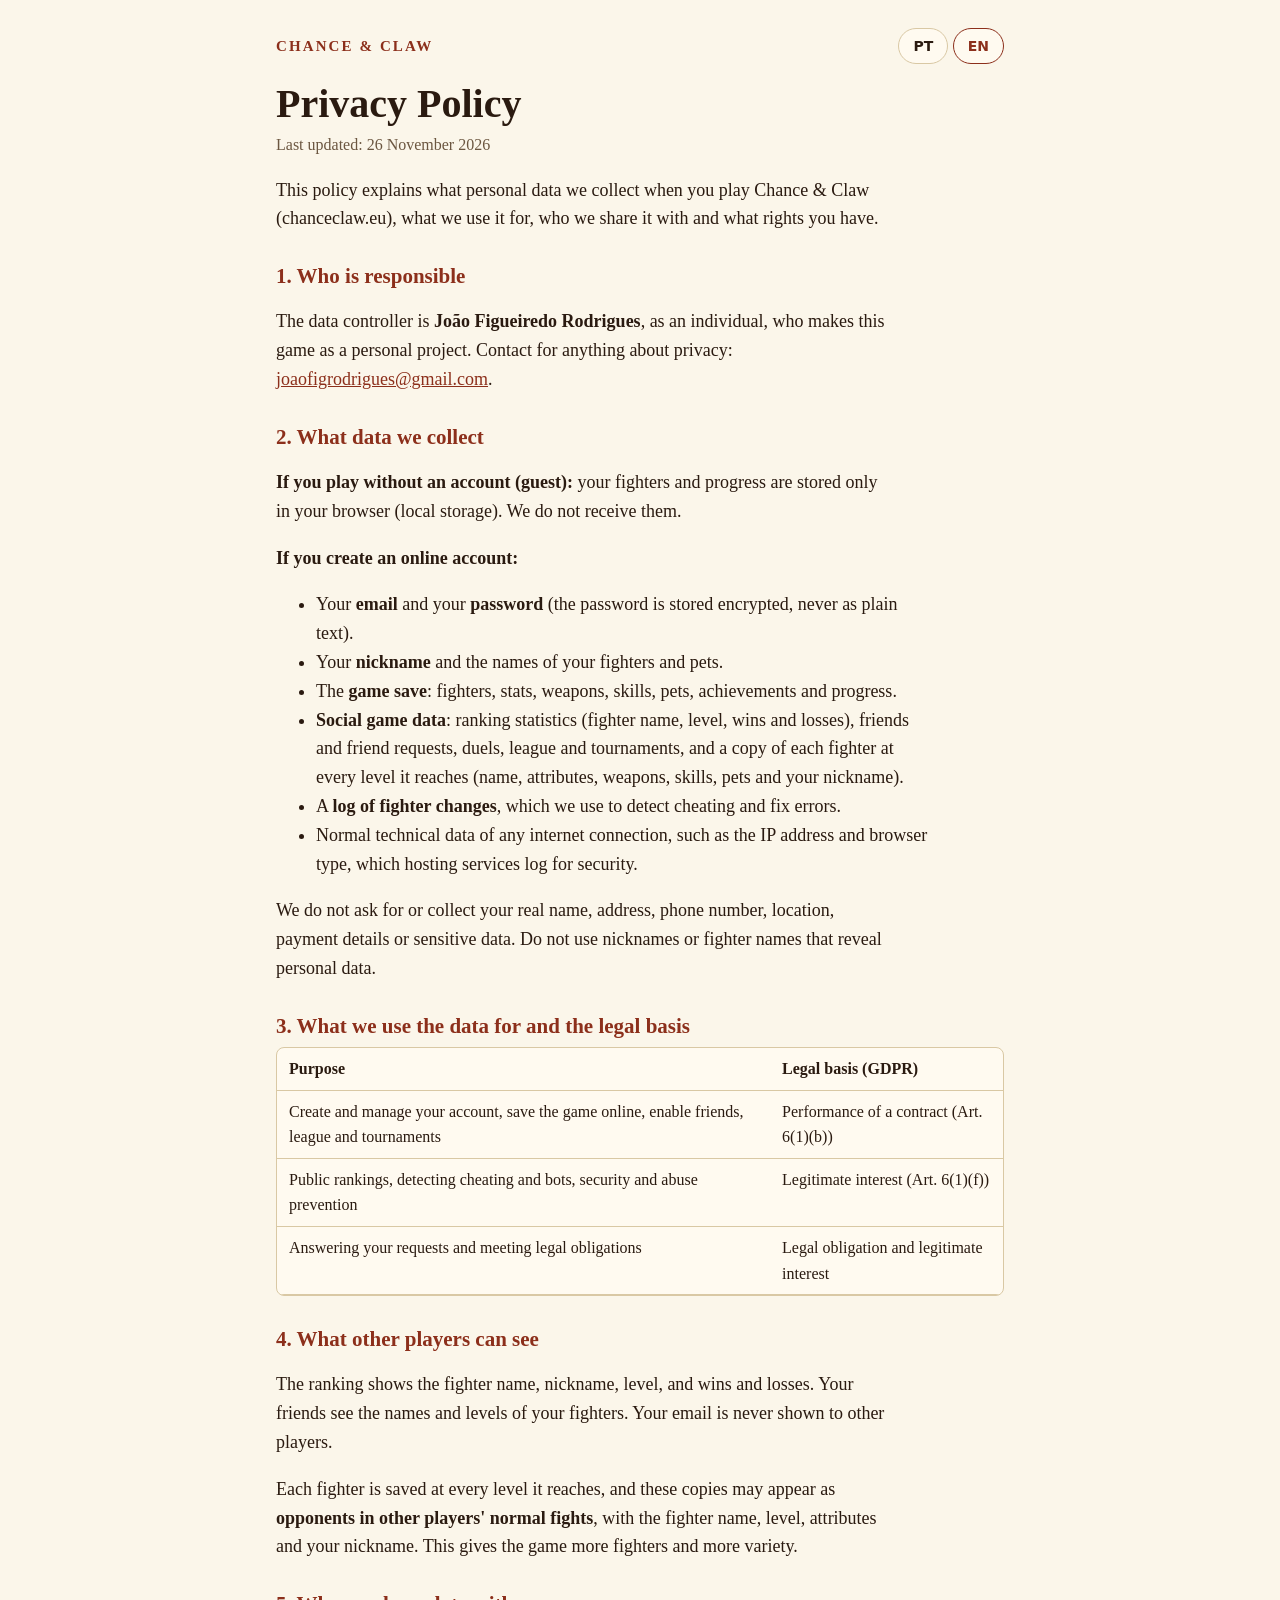
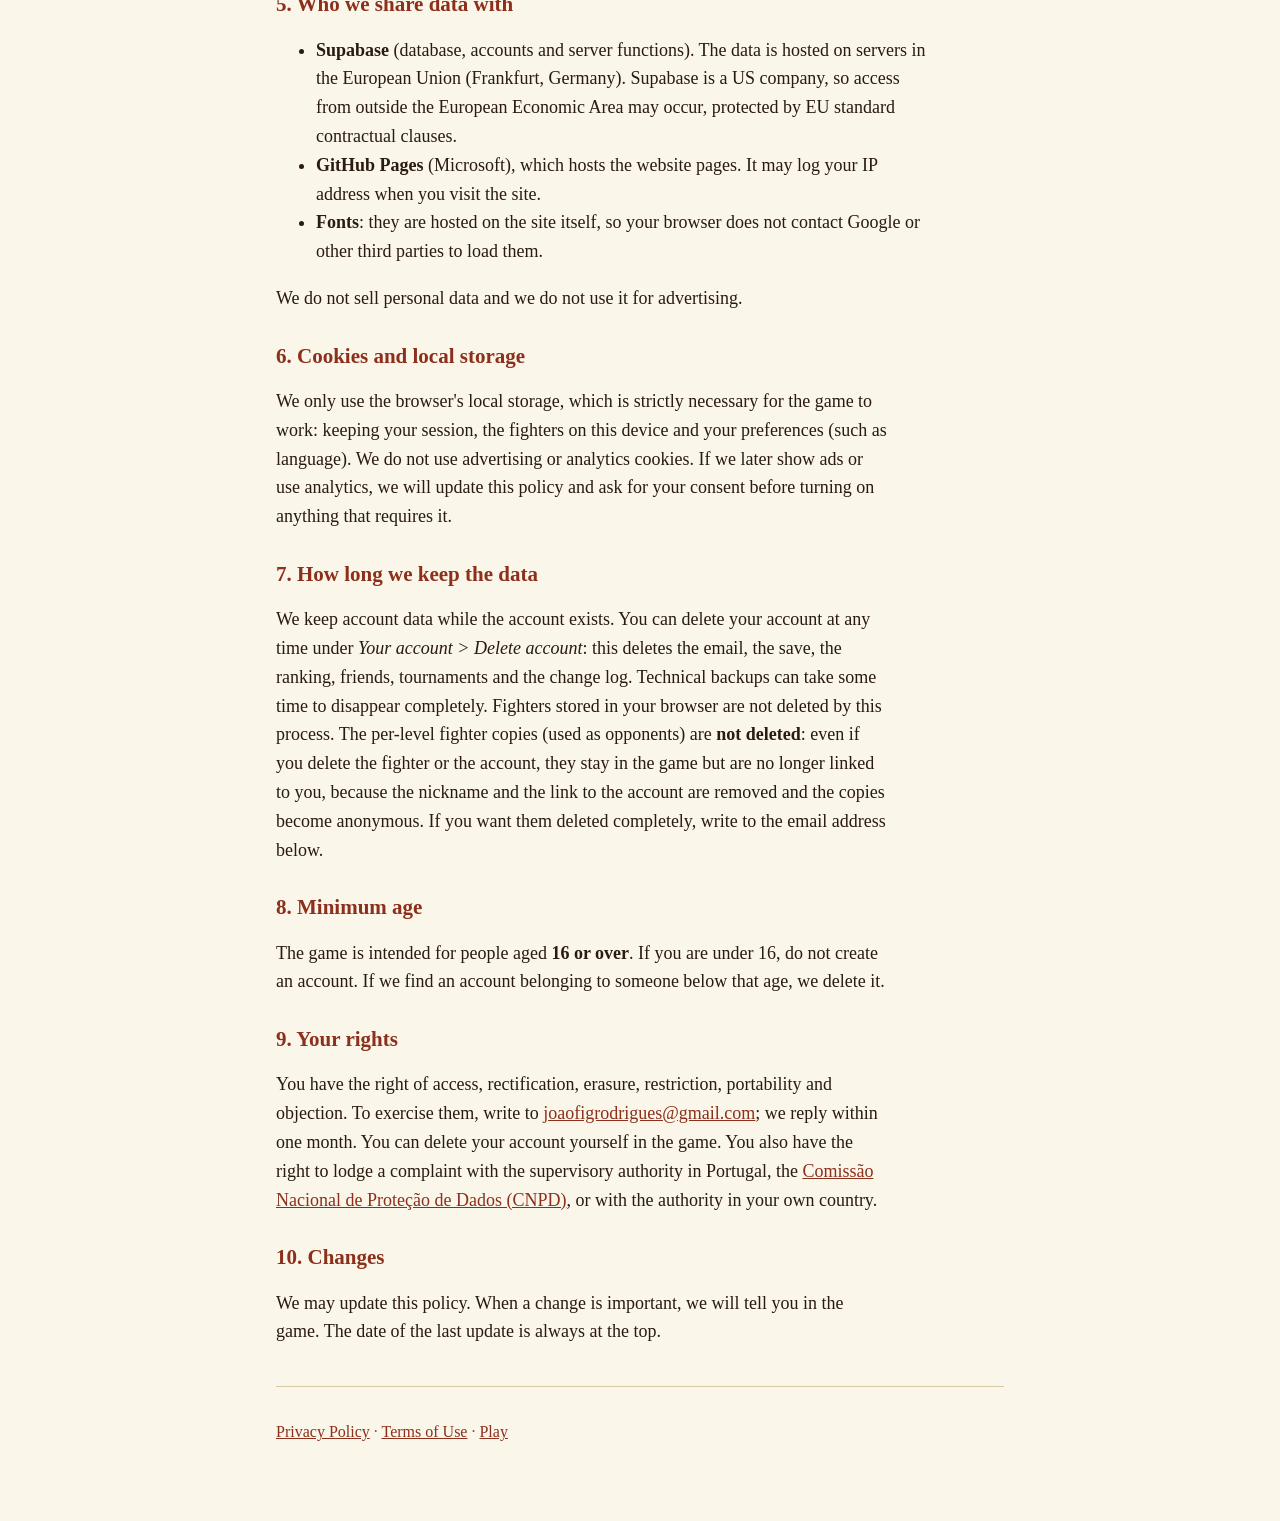
<file: privacidade/index.html>
<!doctype html><html lang="pt-PT"><head><meta charset="utf-8"><meta name="viewport" content="width=device-width,initial-scale=1,viewport-fit=cover"><meta name="theme-color" content="#11141b">
<title>Política de Privacidade – Chance & Claw</title>
<meta name="description" content="Que dados recolhemos no Chance & Claw, para que servem e que direitos tens.">
<style>
:root{--bg:#fbf6ea;--fg:#2a1a10;--mute:#6b5640;--line:#d9c8a4;--acc:#8c2f1b;--card:#fffaf0;color-scheme:light}
@media (prefers-color-scheme:dark){:root:not([data-theme="light"]){--bg:#1a0f0a;--fg:#f3e6cf;--mute:#b9a68a;--line:#4a3623;--acc:#ffd27a;--card:#23160e;color-scheme:dark}}
:root[data-theme="dark"]{--bg:#1a0f0a;--fg:#f3e6cf;--mute:#b9a68a;--line:#4a3623;--acc:#ffd27a;--card:#23160e;color-scheme:dark}
*{box-sizing:border-box}
body{margin:0;background:var(--bg);color:var(--fg);font:18px/1.6 Georgia,"EB Garamond",serif;-webkit-text-size-adjust:100%}
.w{max-width:760px;margin:0 auto;padding-block:28px 60px;padding-left:max(16px,env(safe-area-inset-left,0px));padding-right:max(16px,env(safe-area-inset-right,0px))}
header.top{display:flex;flex-wrap:wrap;gap:12px;justify-content:space-between;align-items:center;margin-bottom:18px}
header.top a.home{font:800 15px/1 Cinzel,Georgia,serif;letter-spacing:.14em;text-transform:uppercase;color:var(--acc);text-decoration:none}
.lg button{font:600 14px/1 system-ui,sans-serif;padding:8px 14px;border:1px solid var(--line);background:var(--card);color:var(--fg);border-radius:999px;cursor:pointer;min-height:36px}
.lg button[aria-pressed=true]{border-color:var(--acc);color:var(--acc);font-weight:800}
h1{font:900 clamp(28px,6vw,40px)/1.1 Cinzel,Georgia,serif;margin:8px 0 6px;text-wrap:balance}
h2{font:800 21px/1.25 Cinzel,Georgia,serif;margin:30px 0 8px;color:var(--acc);text-wrap:balance}
p,li{max-width:68ch}
.upd{color:var(--mute);font-size:16px;margin:0 0 18px}
.note{background:var(--card);border:1px solid var(--line);border-radius:8px;padding:12px 16px;margin:16px 0}
table{border-collapse:collapse;width:100%;font-size:16px}
.tw{overflow-x:auto;border:1px solid var(--line);border-radius:8px;background:var(--card)}
th,td{text-align:left;padding:8px 12px;border-bottom:1px solid var(--line);vertical-align:top}
th{font-weight:700}
a{color:var(--acc)}
html[data-l=pt] [lang=en],html[data-l=en] [lang=pt-PT]{display:none}
footer{margin-top:40px;padding-top:16px;border-top:1px solid var(--line);color:var(--mute);font-size:16px}
</style></head><body><div class="w">
<header class="top"><a class="home" href="/">Chance &amp; Claw</a><div class="lg" role="group" aria-label="Idioma / Language"><button type="button" data-set="pt" aria-pressed="true">PT</button> <button type="button" data-set="en" aria-pressed="false">EN</button></div></header>
<main><div lang="pt-PT"><h1>Política de Privacidade</h1><p class="upd">Última atualização: 26 de novembro de 2026</p>
<p>Esta política explica que dados pessoais recolhemos quando jogas Chance &amp; Claw (chanceclaw.eu), para que os usamos, com quem os partilhamos e que direitos tens.</p>
<h2>1. Quem é o responsável</h2>
<p>O responsável pelo tratamento dos dados é <strong>João Figueiredo Rodrigues</strong>, a título individual, que faz este jogo como projeto pessoal. Contacto para tudo o que respeita a privacidade: <a href="mailto:joaofigrodrigues@gmail.com">joaofigrodrigues@gmail.com</a>.</p>
<h2>2. Que dados recolhemos</h2>
<p><strong>Se jogas sem conta (convidado):</strong> os lutadores e o progresso ficam guardados só no teu browser (armazenamento local). Não os recebemos.</p>
<p><strong>Se crias uma conta online:</strong></p>
<ul>
<li>O teu <strong>email</strong> e a tua <strong>palavra-passe</strong> (a palavra-passe fica guardada de forma cifrada, nunca em texto simples).</li>
<li>O teu <strong>nickname</strong> e os nomes dos teus lutadores e dos animais.</li>
<li>A <strong>gravação do jogo</strong>: lutadores, atributos, armas, habilidades, animais, conquistas e progresso.</li>
<li>Os dados de <strong>jogo social</strong>: estatísticas do ranking (nome do lutador, nível, vitórias e derrotas), amigos e pedidos de amizade, duelos, liga e torneios, e uma cópia de cada lutador em cada nível que alcança (nome, atributos, armas, habilidades, animais e o teu nickname).</li>
<li>Um <strong>registo de alterações dos lutadores</strong>, que usamos para detetar batota e corrigir erros.</li>
<li>Dados técnicos normais de qualquer ligação à internet, como o endereço IP e o tipo de browser, que os serviços de alojamento registam por segurança.</li>
</ul>
<p>Não pedimos nem recolhemos o teu nome verdadeiro, morada, telefone, localização, dados de pagamento ou dados sensíveis. Não uses nicknames nem nomes de lutadores que revelem dados pessoais.</p>
<h2>3. Para que usamos os dados e com que base legal</h2>
<div class="tw"><table><thead><tr><th>Finalidade</th><th>Base legal (RGPD)</th></tr></thead><tbody>
<tr><td>Criar e gerir a tua conta, guardar o jogo na nuvem, permitir amigos, liga e torneios</td><td>Execução do contrato (art. 6.º, n.º 1, al. b)</td></tr>
<tr><td>Rankings públicos, deteção de batota e robôs, segurança e prevenção de abusos</td><td>Interesse legítimo (art. 6.º, n.º 1, al. f)</td></tr>
<tr><td>Responder a pedidos teus e cumprir obrigações legais</td><td>Obrigação legal e interesse legítimo</td></tr>
</tbody></table></div>
<h2>4. O que é visível para outros jogadores</h2>
<p>O ranking mostra o nome do lutador, o nickname, o nível e as vitórias e derrotas. Os teus amigos veem os nomes e níveis dos teus lutadores. O teu email nunca é mostrado a outros jogadores.</p>
<p>Cada lutador é guardado em cada nível que alcança, e essas cópias podem aparecer como <strong>adversários nos combates normais de outros jogadores</strong>, com o nome do lutador, o nível, os atributos e o teu nickname. Isto serve para o jogo ter mais lutadores e mais variedade.</p>
<h2>5. Com quem partilhamos os dados</h2>
<ul>
<li><strong>Supabase</strong> (base de dados, contas e funções do servidor). Os dados ficam alojados em servidores na União Europeia (Frankfurt, Alemanha). O Supabase é uma empresa dos EUA, por isso pode haver acesso a partir de fora do Espaço Económico Europeu, protegido por cláusulas contratuais-tipo da UE.</li>
<li><strong>GitHub Pages</strong> (Microsoft), que aloja as páginas do site. Pode registar o teu endereço IP quando visitas o site.</li>
<li><strong>Tipos de letra</strong>: são alojados no próprio site, por isso o teu browser não contacta a Google nem outros terceiros para os carregar.</li>
</ul>
<p>Não vendemos dados pessoais e não os usamos para publicidade.</p>
<h2>6. Cookies e armazenamento local</h2>
<p>Usamos apenas o armazenamento local do browser, que é estritamente necessário para o jogo funcionar: guardar a tua sessão, os lutadores deste dispositivo e as tuas preferências (como o idioma). Não usamos cookies de publicidade nem de análise. Se no futuro mostrarmos anúncios ou usarmos análise, atualizamos esta política e pedimos o teu consentimento antes de ativar qualquer coisa que o exija.</p>
<h2>7. Durante quanto tempo guardamos os dados</h2>
<p>Guardamos os dados da conta enquanto a conta existir. Podes apagar a conta a qualquer momento, em <em>A tua conta &gt; Apagar a conta</em>: isto apaga o email, a gravação, o ranking, os amigos, os torneios e o registo de alterações. Cópias de segurança técnicas podem demorar algum tempo a desaparecer por completo. Os lutadores guardados no teu browser não são apagados por este processo. As cópias dos lutadores guardadas por nível (usadas como adversários) <strong>não são apagadas</strong>: mesmo que apagues o lutador ou a conta, ficam no jogo, mas deixam de estar ligadas a ti, porque o nickname e a ligação à conta são removidos e as cópias ficam anónimas. Se quiseres que sejam apagadas por completo, escreve para o email indicado abaixo.</p>
<h2>8. Idade mínima</h2>
<p>O jogo destina-se a pessoas com <strong>16 anos ou mais</strong>. Se tens menos de 16 anos, não cries conta. Se descobrirmos uma conta de uma pessoa abaixo dessa idade, apagamo-la.</p>
<h2>9. Os teus direitos</h2>
<p>Tens direito de acesso, retificação, apagamento, limitação, portabilidade e oposição ao tratamento. Para os exercer, escreve para <a href="mailto:joaofigrodrigues@gmail.com">joaofigrodrigues@gmail.com</a>; respondemos no prazo de um mês. O apagamento da conta podes fazê-lo tu mesmo no jogo. Tens também o direito de apresentar queixa à autoridade de controlo em Portugal, a <a href="https://www.cnpd.pt" rel="noopener">Comissão Nacional de Proteção de Dados (CNPD)</a>.</p>
<h2>10. Alterações</h2>
<p>Podemos atualizar esta política. Quando a alteração for importante, avisamos no jogo. A data da última atualização está sempre no topo.</p></div><div lang="en"><h1>Privacy Policy</h1><p class="upd">Last updated: 26 November 2026</p>
<p>This policy explains what personal data we collect when you play Chance &amp; Claw (chanceclaw.eu), what we use it for, who we share it with and what rights you have.</p>
<h2>1. Who is responsible</h2>
<p>The data controller is <strong>João Figueiredo Rodrigues</strong>, as an individual, who makes this game as a personal project. Contact for anything about privacy: <a href="mailto:joaofigrodrigues@gmail.com">joaofigrodrigues@gmail.com</a>.</p>
<h2>2. What data we collect</h2>
<p><strong>If you play without an account (guest):</strong> your fighters and progress are stored only in your browser (local storage). We do not receive them.</p>
<p><strong>If you create an online account:</strong></p>
<ul>
<li>Your <strong>email</strong> and your <strong>password</strong> (the password is stored encrypted, never as plain text).</li>
<li>Your <strong>nickname</strong> and the names of your fighters and pets.</li>
<li>The <strong>game save</strong>: fighters, stats, weapons, skills, pets, achievements and progress.</li>
<li><strong>Social game data</strong>: ranking statistics (fighter name, level, wins and losses), friends and friend requests, duels, league and tournaments, and a copy of each fighter at every level it reaches (name, attributes, weapons, skills, pets and your nickname).</li>
<li>A <strong>log of fighter changes</strong>, which we use to detect cheating and fix errors.</li>
<li>Normal technical data of any internet connection, such as the IP address and browser type, which hosting services log for security.</li>
</ul>
<p>We do not ask for or collect your real name, address, phone number, location, payment details or sensitive data. Do not use nicknames or fighter names that reveal personal data.</p>
<h2>3. What we use the data for and the legal basis</h2>
<div class="tw"><table><thead><tr><th>Purpose</th><th>Legal basis (GDPR)</th></tr></thead><tbody>
<tr><td>Create and manage your account, save the game online, enable friends, league and tournaments</td><td>Performance of a contract (Art. 6(1)(b))</td></tr>
<tr><td>Public rankings, detecting cheating and bots, security and abuse prevention</td><td>Legitimate interest (Art. 6(1)(f))</td></tr>
<tr><td>Answering your requests and meeting legal obligations</td><td>Legal obligation and legitimate interest</td></tr>
</tbody></table></div>
<h2>4. What other players can see</h2>
<p>The ranking shows the fighter name, nickname, level, and wins and losses. Your friends see the names and levels of your fighters. Your email is never shown to other players.</p>
<p>Each fighter is saved at every level it reaches, and these copies may appear as <strong>opponents in other players' normal fights</strong>, with the fighter name, level, attributes and your nickname. This gives the game more fighters and more variety.</p>
<h2>5. Who we share data with</h2>
<ul>
<li><strong>Supabase</strong> (database, accounts and server functions). The data is hosted on servers in the European Union (Frankfurt, Germany). Supabase is a US company, so access from outside the European Economic Area may occur, protected by EU standard contractual clauses.</li>
<li><strong>GitHub Pages</strong> (Microsoft), which hosts the website pages. It may log your IP address when you visit the site.</li>
<li><strong>Fonts</strong>: they are hosted on the site itself, so your browser does not contact Google or other third parties to load them.</li>
</ul>
<p>We do not sell personal data and we do not use it for advertising.</p>
<h2>6. Cookies and local storage</h2>
<p>We only use the browser's local storage, which is strictly necessary for the game to work: keeping your session, the fighters on this device and your preferences (such as language). We do not use advertising or analytics cookies. If we later show ads or use analytics, we will update this policy and ask for your consent before turning on anything that requires it.</p>
<h2>7. How long we keep the data</h2>
<p>We keep account data while the account exists. You can delete your account at any time under <em>Your account &gt; Delete account</em>: this deletes the email, the save, the ranking, friends, tournaments and the change log. Technical backups can take some time to disappear completely. Fighters stored in your browser are not deleted by this process. The per-level fighter copies (used as opponents) are <strong>not deleted</strong>: even if you delete the fighter or the account, they stay in the game but are no longer linked to you, because the nickname and the link to the account are removed and the copies become anonymous. If you want them deleted completely, write to the email address below.</p>
<h2>8. Minimum age</h2>
<p>The game is intended for people aged <strong>16 or over</strong>. If you are under 16, do not create an account. If we find an account belonging to someone below that age, we delete it.</p>
<h2>9. Your rights</h2>
<p>You have the right of access, rectification, erasure, restriction, portability and objection. To exercise them, write to <a href="mailto:joaofigrodrigues@gmail.com">joaofigrodrigues@gmail.com</a>; we reply within one month. You can delete your account yourself in the game. You also have the right to lodge a complaint with the supervisory authority in Portugal, the <a href="https://www.cnpd.pt" rel="noopener">Comissão Nacional de Proteção de Dados (CNPD)</a>, or with the authority in your own country.</p>
<h2>10. Changes</h2>
<p>We may update this policy. When a change is important, we will tell you in the game. The date of the last update is always at the top.</p></div></main><footer><p lang="pt-PT"><a href="/privacidade/">Política de Privacidade</a> · <a href="/termos/">Termos de Utilização</a> · <a href="/jogar/">Jogar</a></p><p lang="en"><a href="/privacidade/#en">Privacy Policy</a> · <a href="/termos/#en">Terms of Use</a> · <a href="/jogar/">Play</a></p></footer></div>
<script>(function(){var h=document.documentElement,L='pt';try{if(location.hash==='#en')L='en';else if(location.hash==='#pt')L='pt';else{var s=localStorage.getItem('cc-lang');if(s==='en'||s==='pt')L=s;else if((navigator.language||'').slice(0,2)==='en')L='en'}}catch(e){if(location.hash==='#en')L='en'}
function set(l){L=l;h.setAttribute('data-l',l);h.lang=l==='en'?'en':'pt-PT';document.querySelectorAll('[data-set]').forEach(function(b){b.setAttribute('aria-pressed',String(b.dataset.set===l))});try{localStorage.setItem('cc-lang',l)}catch(e){}}
document.querySelectorAll('[data-set]').forEach(function(b){b.addEventListener('click',function(){set(b.dataset.set)})});set(L)})();</script></body></html>
</file>
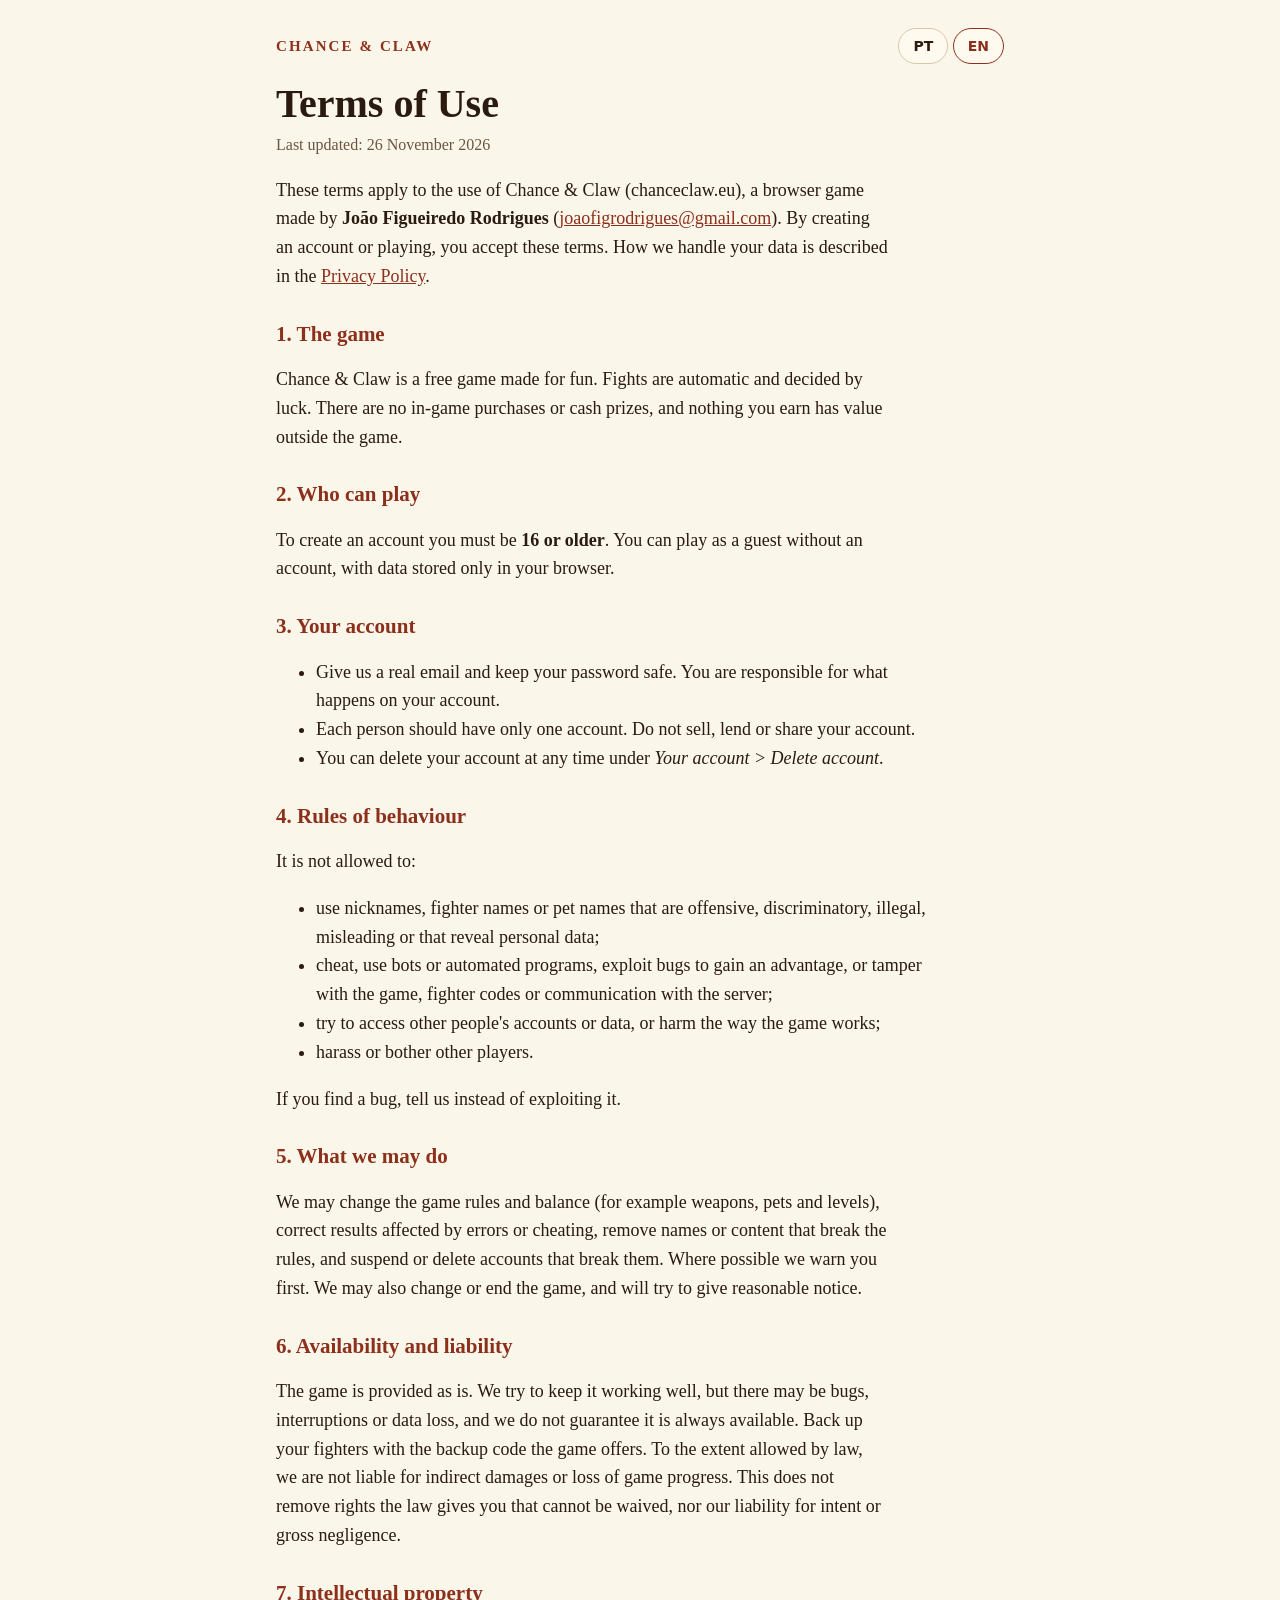
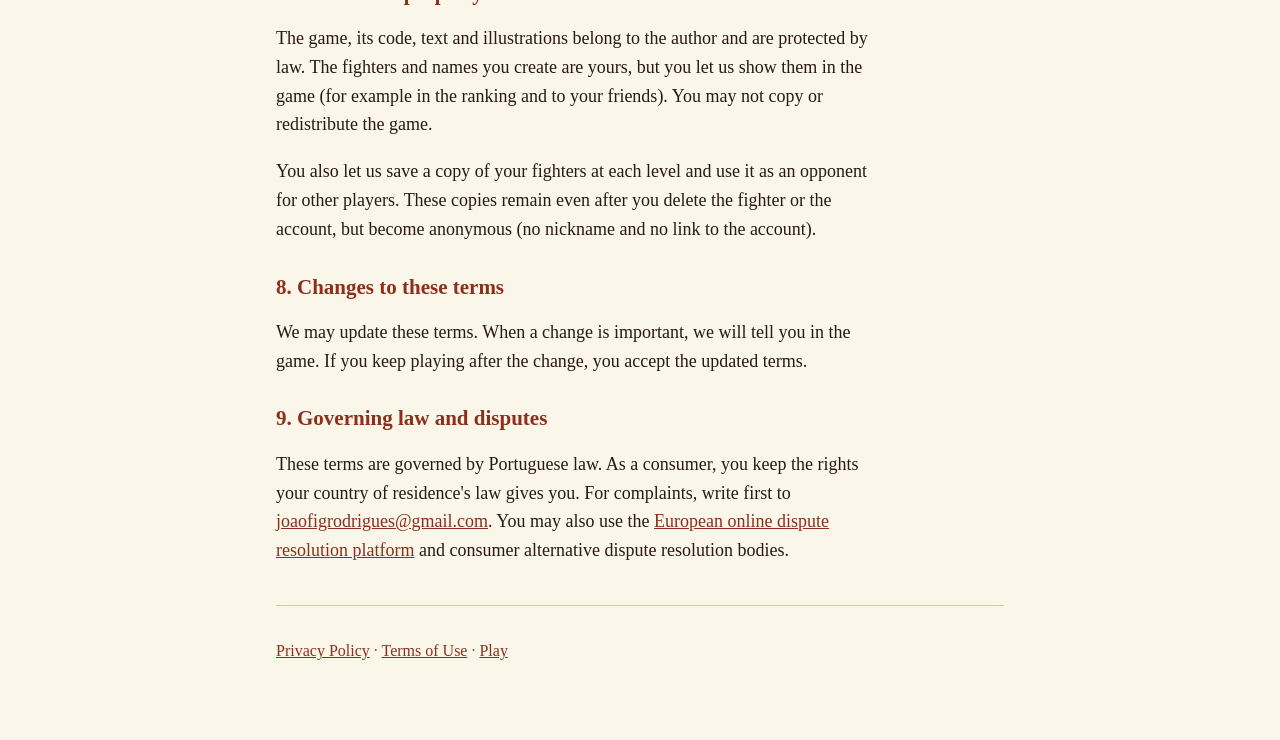
<file: termos/index.html>
<!doctype html><html lang="pt-PT"><head><meta charset="utf-8"><meta name="viewport" content="width=device-width,initial-scale=1,viewport-fit=cover"><meta name="theme-color" content="#11141b">
<title>Termos de Utilização – Chance & Claw</title>
<meta name="description" content="Regras de utilização do jogo Chance & Claw.">
<style>
:root{--bg:#fbf6ea;--fg:#2a1a10;--mute:#6b5640;--line:#d9c8a4;--acc:#8c2f1b;--card:#fffaf0;color-scheme:light}
@media (prefers-color-scheme:dark){:root:not([data-theme="light"]){--bg:#1a0f0a;--fg:#f3e6cf;--mute:#b9a68a;--line:#4a3623;--acc:#ffd27a;--card:#23160e;color-scheme:dark}}
:root[data-theme="dark"]{--bg:#1a0f0a;--fg:#f3e6cf;--mute:#b9a68a;--line:#4a3623;--acc:#ffd27a;--card:#23160e;color-scheme:dark}
*{box-sizing:border-box}
body{margin:0;background:var(--bg);color:var(--fg);font:18px/1.6 Georgia,"EB Garamond",serif;-webkit-text-size-adjust:100%}
.w{max-width:760px;margin:0 auto;padding-block:28px 60px;padding-left:max(16px,env(safe-area-inset-left,0px));padding-right:max(16px,env(safe-area-inset-right,0px))}
header.top{display:flex;flex-wrap:wrap;gap:12px;justify-content:space-between;align-items:center;margin-bottom:18px}
header.top a.home{font:800 15px/1 Cinzel,Georgia,serif;letter-spacing:.14em;text-transform:uppercase;color:var(--acc);text-decoration:none}
.lg button{font:600 14px/1 system-ui,sans-serif;padding:8px 14px;border:1px solid var(--line);background:var(--card);color:var(--fg);border-radius:999px;cursor:pointer;min-height:36px}
.lg button[aria-pressed=true]{border-color:var(--acc);color:var(--acc);font-weight:800}
h1{font:900 clamp(28px,6vw,40px)/1.1 Cinzel,Georgia,serif;margin:8px 0 6px;text-wrap:balance}
h2{font:800 21px/1.25 Cinzel,Georgia,serif;margin:30px 0 8px;color:var(--acc);text-wrap:balance}
p,li{max-width:68ch}
.upd{color:var(--mute);font-size:16px;margin:0 0 18px}
.note{background:var(--card);border:1px solid var(--line);border-radius:8px;padding:12px 16px;margin:16px 0}
table{border-collapse:collapse;width:100%;font-size:16px}
.tw{overflow-x:auto;border:1px solid var(--line);border-radius:8px;background:var(--card)}
th,td{text-align:left;padding:8px 12px;border-bottom:1px solid var(--line);vertical-align:top}
th{font-weight:700}
a{color:var(--acc)}
html[data-l=pt] [lang=en],html[data-l=en] [lang=pt-PT]{display:none}
footer{margin-top:40px;padding-top:16px;border-top:1px solid var(--line);color:var(--mute);font-size:16px}
</style></head><body><div class="w">
<header class="top"><a class="home" href="/">Chance &amp; Claw</a><div class="lg" role="group" aria-label="Idioma / Language"><button type="button" data-set="pt" aria-pressed="true">PT</button> <button type="button" data-set="en" aria-pressed="false">EN</button></div></header>
<main><div lang="pt-PT"><h1>Termos de Utilização</h1><p class="upd">Última atualização: 26 de novembro de 2026</p>
<p>Estes termos aplicam-se ao uso de Chance &amp; Claw (chanceclaw.eu), um jogo de browser feito por <strong>João Figueiredo Rodrigues</strong> (<a href="mailto:joaofigrodrigues@gmail.com">joaofigrodrigues@gmail.com</a>). Ao criar uma conta ou ao jogar, aceitas estes termos. A forma como tratamos os teus dados está na <a href="/privacidade/">Política de Privacidade</a>.</p>
<h2>1. O jogo</h2>
<p>Chance &amp; Claw é um jogo gratuito, feito por diversão. Os combates são automáticos e decididos pela sorte. Não há compras dentro do jogo nem prémios em dinheiro, e nada do que ganhas tem valor fora do jogo.</p>
<h2>2. Quem pode jogar</h2>
<p>Para criar conta tens de ter <strong>16 anos ou mais</strong>. Podes jogar como convidado sem conta, com os dados guardados só no teu browser.</p>
<h2>3. A tua conta</h2>
<ul>
<li>Dá-nos um email verdadeiro e guarda bem a tua palavra-passe. És responsável pelo que se faz na tua conta.</li>
<li>Cada pessoa deve ter uma só conta. Não vendas, emprestes nem partilhes a conta.</li>
<li>Podes apagar a conta quando quiseres em <em>A tua conta &gt; Apagar a conta</em>.</li>
</ul>
<h2>4. Regras de comportamento</h2>
<p>Não é permitido:</p>
<ul>
<li>usar nicknames, nomes de lutadores ou de animais que sejam ofensivos, discriminatórios, ilegais, enganadores ou que revelem dados pessoais;</li>
<li>fazer batota, usar robôs ou programas automáticos, explorar falhas para ganhar vantagem, ou alterar o jogo, os códigos de lutador ou as comunicações com o servidor;</li>
<li>tentar aceder a contas ou dados de outras pessoas, ou prejudicar o funcionamento do jogo;</li>
<li>assediar ou incomodar outros jogadores.</li>
</ul>
<p>Se encontrares uma falha, avisa-nos em vez de a explorar.</p>
<h2>5. O que podemos fazer</h2>
<p>Podemos alterar as regras do jogo e o equilíbrio (por exemplo, armas, animais e níveis), corrigir resultados afetados por erros ou batota, apagar nomes ou conteúdos que quebrem as regras, e suspender ou apagar contas que as quebrem. Quando possível, avisamos antes. Podemos também mudar ou terminar o jogo, e tentamos avisar com antecedência razoável.</p>
<h2>6. Disponibilidade e responsabilidade</h2>
<p>O jogo é oferecido como está. Tentamos que funcione bem, mas pode haver falhas, interrupções ou perda de dados, e não garantimos que esteja sempre disponível. Faz cópias de segurança dos teus lutadores com o código de cópia que o jogo oferece. Na medida permitida pela lei, não somos responsáveis por danos indiretos ou perdas de progresso no jogo. Isto não afasta direitos que a lei te reconhece e que não possam ser afastados, nem a nossa responsabilidade por dolo ou negligência grave.</p>
<h2>7. Propriedade intelectual</h2>
<p>O jogo, o seu código, texto e ilustrações pertencem ao autor e ficam protegidos por lei. Os lutadores e nomes que crias são teus, mas deixas-nos mostrá-los no jogo (por exemplo, no ranking e aos teus amigos). Não podes copiar ou redistribuir o jogo.</p>
<p>Deixas-nos também guardar uma cópia dos teus lutadores em cada nível e usá-la como adversário de outros jogadores. Estas cópias mantêm-se mesmo depois de apagares o lutador ou a conta, mas ficam anónimas (sem o teu nickname e sem ligação à conta).</p>
<h2>8. Alterações a estes termos</h2>
<p>Podemos atualizar estes termos. Quando a alteração for importante, avisamos no jogo. Se continuares a jogar depois da alteração, aceitas os termos atualizados.</p>
<h2>9. Lei aplicável e litígios</h2>
<p>Estes termos regem-se pela lei portuguesa. Como consumidor, mantens os direitos que a lei do teu país de residência te dá. Para reclamações, escreve primeiro para <a href="mailto:joaofigrodrigues@gmail.com">joaofigrodrigues@gmail.com</a>. Podes também recorrer à <a href="https://ec.europa.eu/consumers/odr" rel="noopener">plataforma europeia de resolução de litígios em linha</a> e às entidades de resolução alternativa de litígios de consumo.</p></div><div lang="en"><h1>Terms of Use</h1><p class="upd">Last updated: 26 November 2026</p>
<p>These terms apply to the use of Chance &amp; Claw (chanceclaw.eu), a browser game made by <strong>João Figueiredo Rodrigues</strong> (<a href="mailto:joaofigrodrigues@gmail.com">joaofigrodrigues@gmail.com</a>). By creating an account or playing, you accept these terms. How we handle your data is described in the <a href="/privacidade/#en">Privacy Policy</a>.</p>
<h2>1. The game</h2>
<p>Chance &amp; Claw is a free game made for fun. Fights are automatic and decided by luck. There are no in-game purchases or cash prizes, and nothing you earn has value outside the game.</p>
<h2>2. Who can play</h2>
<p>To create an account you must be <strong>16 or older</strong>. You can play as a guest without an account, with data stored only in your browser.</p>
<h2>3. Your account</h2>
<ul>
<li>Give us a real email and keep your password safe. You are responsible for what happens on your account.</li>
<li>Each person should have only one account. Do not sell, lend or share your account.</li>
<li>You can delete your account at any time under <em>Your account &gt; Delete account</em>.</li>
</ul>
<h2>4. Rules of behaviour</h2>
<p>It is not allowed to:</p>
<ul>
<li>use nicknames, fighter names or pet names that are offensive, discriminatory, illegal, misleading or that reveal personal data;</li>
<li>cheat, use bots or automated programs, exploit bugs to gain an advantage, or tamper with the game, fighter codes or communication with the server;</li>
<li>try to access other people's accounts or data, or harm the way the game works;</li>
<li>harass or bother other players.</li>
</ul>
<p>If you find a bug, tell us instead of exploiting it.</p>
<h2>5. What we may do</h2>
<p>We may change the game rules and balance (for example weapons, pets and levels), correct results affected by errors or cheating, remove names or content that break the rules, and suspend or delete accounts that break them. Where possible we warn you first. We may also change or end the game, and will try to give reasonable notice.</p>
<h2>6. Availability and liability</h2>
<p>The game is provided as is. We try to keep it working well, but there may be bugs, interruptions or data loss, and we do not guarantee it is always available. Back up your fighters with the backup code the game offers. To the extent allowed by law, we are not liable for indirect damages or loss of game progress. This does not remove rights the law gives you that cannot be waived, nor our liability for intent or gross negligence.</p>
<h2>7. Intellectual property</h2>
<p>The game, its code, text and illustrations belong to the author and are protected by law. The fighters and names you create are yours, but you let us show them in the game (for example in the ranking and to your friends). You may not copy or redistribute the game.</p>
<p>You also let us save a copy of your fighters at each level and use it as an opponent for other players. These copies remain even after you delete the fighter or the account, but become anonymous (no nickname and no link to the account).</p>
<h2>8. Changes to these terms</h2>
<p>We may update these terms. When a change is important, we will tell you in the game. If you keep playing after the change, you accept the updated terms.</p>
<h2>9. Governing law and disputes</h2>
<p>These terms are governed by Portuguese law. As a consumer, you keep the rights your country of residence's law gives you. For complaints, write first to <a href="mailto:joaofigrodrigues@gmail.com">joaofigrodrigues@gmail.com</a>. You may also use the <a href="https://ec.europa.eu/consumers/odr" rel="noopener">European online dispute resolution platform</a> and consumer alternative dispute resolution bodies.</p></div></main><footer><p lang="pt-PT"><a href="/privacidade/">Política de Privacidade</a> · <a href="/termos/">Termos de Utilização</a> · <a href="/jogar/">Jogar</a></p><p lang="en"><a href="/privacidade/#en">Privacy Policy</a> · <a href="/termos/#en">Terms of Use</a> · <a href="/jogar/">Play</a></p></footer></div>
<script>(function(){var h=document.documentElement,L='pt';try{if(location.hash==='#en')L='en';else if(location.hash==='#pt')L='pt';else{var s=localStorage.getItem('cc-lang');if(s==='en'||s==='pt')L=s;else if((navigator.language||'').slice(0,2)==='en')L='en'}}catch(e){if(location.hash==='#en')L='en'}
function set(l){L=l;h.setAttribute('data-l',l);h.lang=l==='en'?'en':'pt-PT';document.querySelectorAll('[data-set]').forEach(function(b){b.setAttribute('aria-pressed',String(b.dataset.set===l))});try{localStorage.setItem('cc-lang',l)}catch(e){}}
document.querySelectorAll('[data-set]').forEach(function(b){b.addEventListener('click',function(){set(b.dataset.set)})});set(L)})();</script></body></html>
</file>
<file: fonts/fonts.css>
@font-face{font-family:Inter;font-style:normal;font-weight:400 600;font-display:swap;src:url(/fonts/inter.woff) format("woff")}
@font-face{font-family:"Space Grotesk";font-style:normal;font-weight:500 700;font-display:swap;src:url(/fonts/spacegrotesk.woff) format("woff")}
@font-face{font-family:Cinzel;font-style:normal;font-weight:600 900;font-display:swap;src:url(/fonts/cinzel.woff) format("woff")}
@font-face{font-family:"EB Garamond";font-style:normal;font-weight:400 600;font-display:swap;src:url(/fonts/ebgaramond.woff) format("woff")}
</file>
